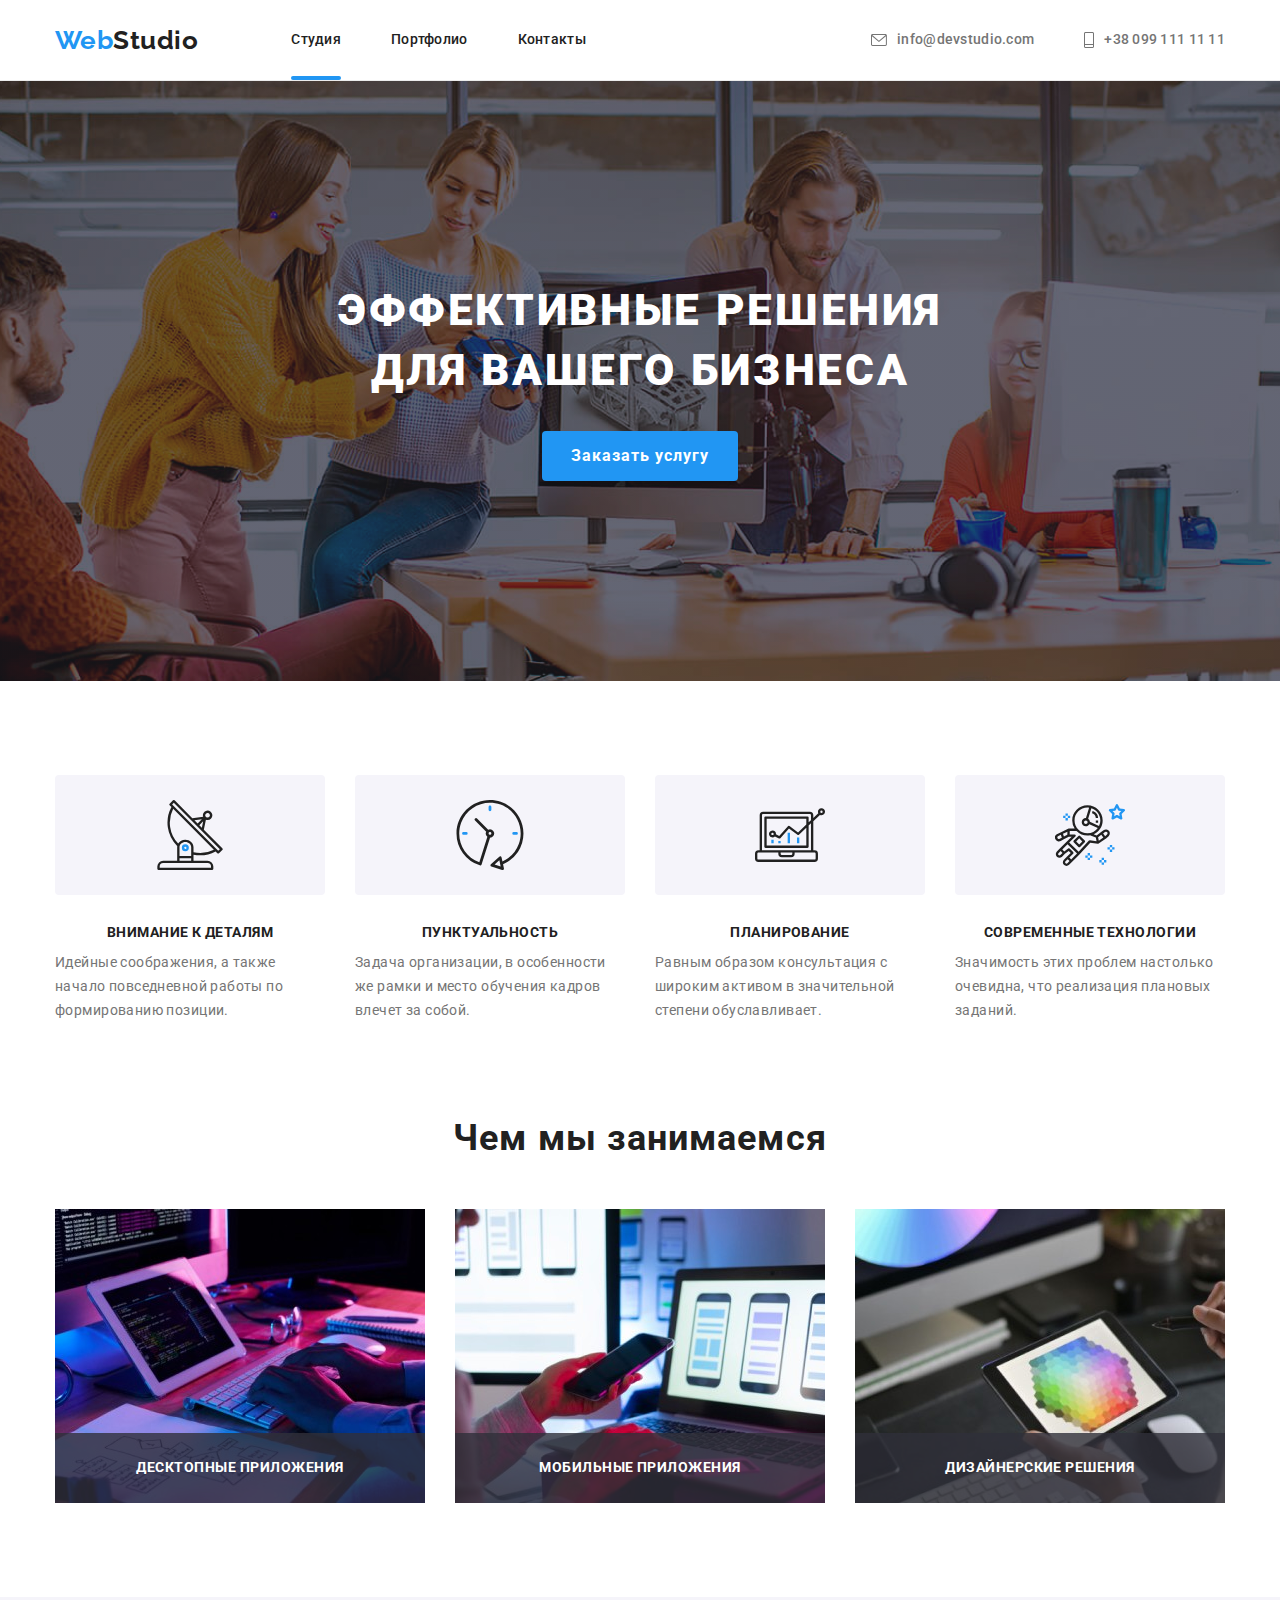
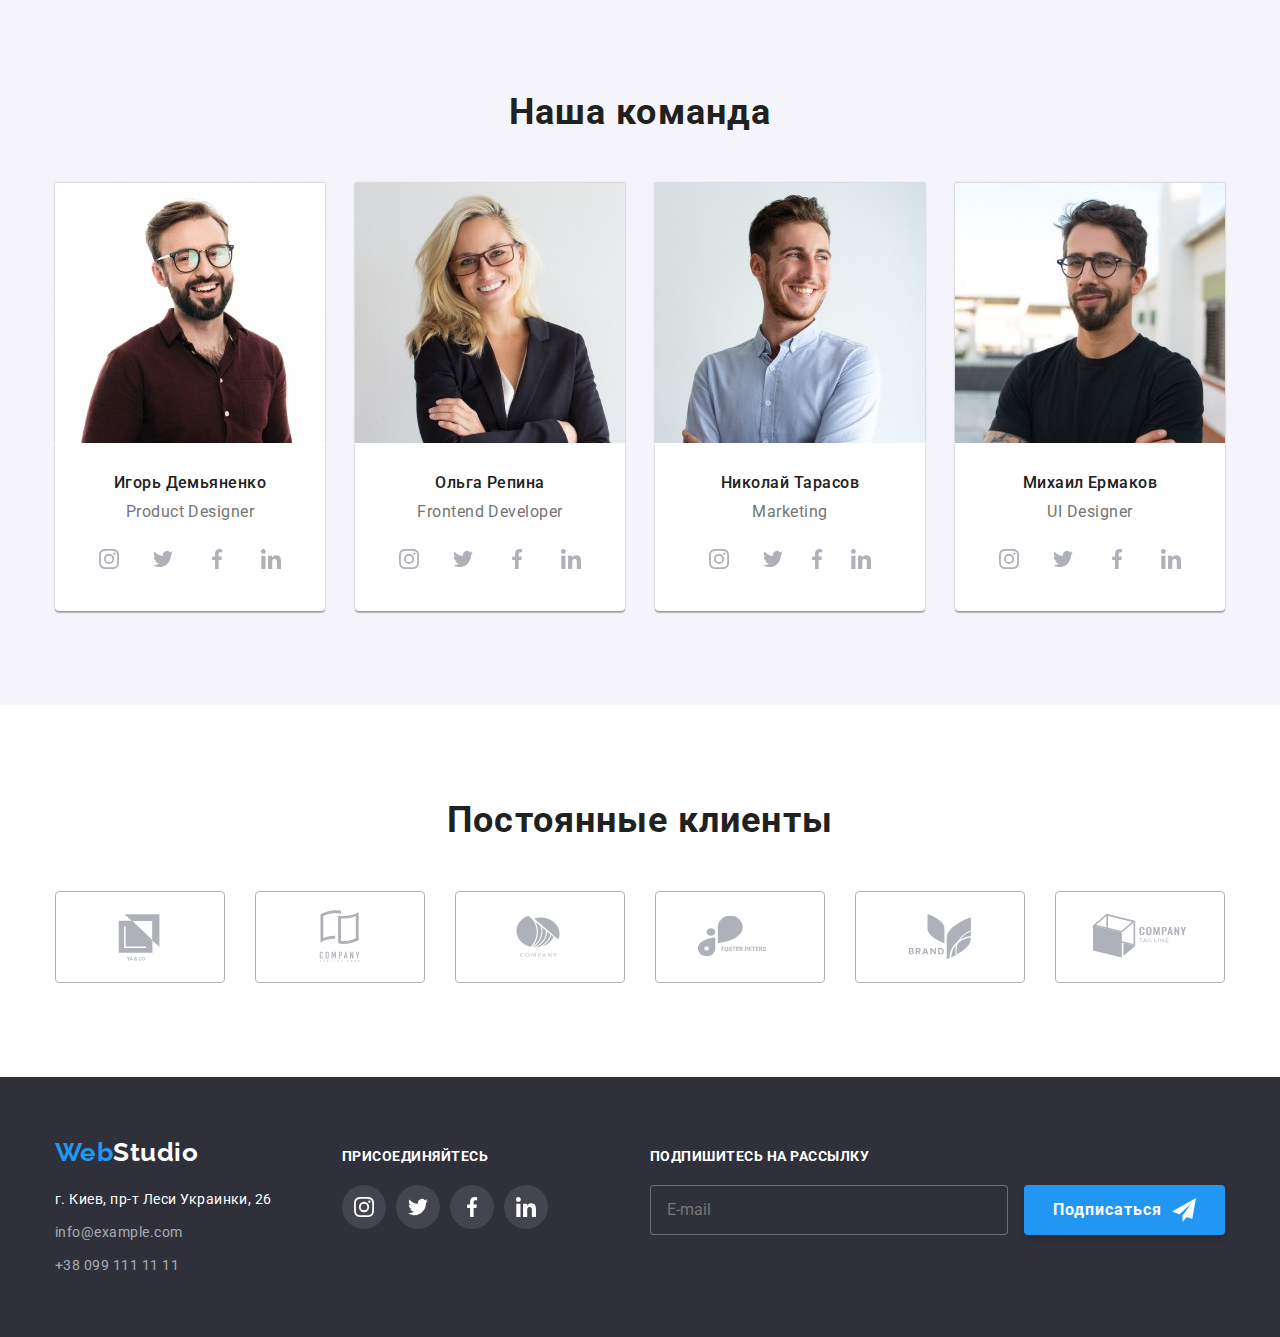
<file: index.html>
<!DOCTYPE html>
<html lang="ru">
  <head>
    <meta charset="UTF-8" />
    <meta http-equiv="X-UA-Compatible" content="IE=edge" />
    <meta name="viewport" content="width=device-width, initial-scale=1.0" />
    <title>Document</title>
    <link
      href="https://fonts.googleapis.com/css2?family=Oleo+Script&family=Raleway:wght@700&family=Roboto:wght@400;500;700;900&display=swap"
      rel="stylesheet"
    />
    <link
      rel="stylesheet"
      href="https://cdnjs.cloudflare.com/ajax/libs/modern-normalize/1.1.0/modern-normalize.min.css"
    />
    <link rel="stylesheet" href="./css/main.min.css" />
  </head>
  <body>
    <!-- Шапка -->

    <header class="header line-bottom">
      <div class="container header__container">
        <a href="./index.html" class="logo">Web<span class="logo__head">Studio</span></a>
        <nav>
          <ul class="site-nav list">
            <li class="site-nav__item">
              <a href="" class="site-nav__link site-nav__link--current">Студия</a>
            </li>
            <li class="site-nav__item">
              <a href="./portfolio.html" class="site-nav__link">Портфолио</a>
            </li>
            <li class="site-nav__item">
              <a href="" class="site-nav__link">Контакты</a>
            </li>
          </ul>
        </nav>
        <!-- Mobile menu -->
        <button
          type="button"
          class="menu-button"
          aria-expanded="false"
          aria-controls="mobile-menu"
          data-menu-button
        >
          <svg
            class="mob-menu-icon"
            width="40px"
            height="40px"
            aria-label="Переключатель мобильного меню"
          >
            <use class="icon-cross" href="./images/svg/icons.svg#icon-criss"></use>
            <use class="icon-path" href="./images/svg/icons.svg#icon-path"></use>
          </svg>
        </button>

        <div class="mobile-menu" id="mobile-menu" data-menu>
          <ul class="mobile-menu__nav list">
            <li class="mobile-menu__item">
              <a href="" class="mobile-menu__link mobile-menu__link--current">Студия</a>
            </li>
            <li class="mobile-menu__item">
              <a href="./portfolio.html" class="mobile-menu__link">Портфолио</a>
            </li>
            <li class="mobile-menu__item"><a href="" class="mobile-menu__link">Контакты</a></li>
          </ul>

          <ul class="mobile-menu__contacts list">
            <li class="mobile-menu__title-cont">
              <a href="tel:+380961111111" class="mobile-menu__link-cont mobile-menu__link-mob"
                >+380961111111</a
              >
            </li>
            <li class="mobile-menu__title-cont">
              <a href="mailto:info@devstudio.com" class="mobile-menu__link-cont"
                >info@devstudio.com</a
              >
            </li>
          </ul>

          <ul class="mobile-menu__social list">
            <li class="mobile-menu__item-soc">
              <a href="" class="mobile-menu__link-soc">Instagram</a>
            </li>
            <li class="mobile-menu__item-soc">
              <a href="" class="mobile-menu__link-soc">Twitter</a>
            </li>
            <li class="mobile-menu__item-soc">
              <a href="" class="mobile-menu__link-soc">Facebook</a>
            </li>
            <li class="mobile-menu__item-soc">
              <a href="" class="mobile-menu__link-soc">LinkedIn</a>
            </li>
          </ul>
        </div>
        <ul class="header-contacts list">
          <li class="header-contacts__item">
            <a href="mailto:info@devstudio.com" class="header-contacts__link">
              <svg class="header-contacts__icon-mail">
                <use href="./images/svg/sprite.svg#icon-mail"></use>
              </svg>
              info@devstudio.com
            </a>
          </li>
          <li class="header-contacts__item">
            <a href="tel:+380991111111" class="header-contacts__link">
              <svg class="header-contacts__icon-phone">
                <use href="./images/svg/sprite.svg#icon-phone"></use>
              </svg>
              +38 099 111 11 11</a
            >
          </li>
        </ul>
      </div>
    </header>

    <main>
      <!-- Hero -->
      <section class="section-main overlay">
        <div class="container">
          <h1 class="section-main__title">Эффективные решения для вашего бизнеса</h1>
          <button type="button" class="button" data-modal-open>Заказать услугу</button>
        </div>
      </section>

      <!-- Наши особенности -->
      <section class="section no-pb">
        <div class="container">
          <h2 class="section-title visually-hidden">Наши особенности</h2>
          <ul class="specifics list">
            <li class="specifics__item">
              <div class="specific-wrap">
                <svg class="specific-wrap__icon">
                  <use href="./images/svg/sprite.svg#icon-antenna"></use>
                </svg>
              </div>
              <h3 class="specific-wrap__title">Внимание к деталям</h3>
              <p class="specific-wrap__text">
                Идейные соображения, а также начало повседневной работы по формированию позиции.
              </p>
            </li>
            <li class="specifics__item">
              <div class="specific-wrap">
                <svg class="specific-wrap__icon">
                  <use href="./images/svg/sprite.svg#icon-clock"></use>
                </svg>
              </div>
              <h3 class="specific-wrap__title">Пунктуальность</h3>
              <p class="specific-wrap__text">
                Задача организации, в особенности же рамки и место обучения кадров влечет за собой.
              </p>
            </li>
            <li class="specifics__item">
              <div class="specific-wrap">
                <svg class="specific-wrap__icon">
                  <use href="./images/svg/sprite.svg#icon-diagram"></use>
                </svg>
              </div>
              <h3 class="specific-wrap__title">Планирование</h3>
              <p class="specific-wrap__text">
                Равным образом консультация с широким активом в значительной степени обуславливает.
              </p>
            </li>
            <li class="specifics__item">
              <div class="specific-wrap">
                <svg class="specific-wrap__icon">
                  <use href="./images/svg/sprite.svg#icon-astronaut"></use>
                </svg>
              </div>
              <h3 class="specific-wrap__title">Современные технологии</h3>
              <p class="specific-wrap__text">
                Значимость этих проблем настолько очевидна, что реализация плановых заданий.
              </p>
            </li>
          </ul>
        </div>
      </section>

      <!-- Чем мы занимаемся -->
      <section class="section section_process">
        <div class="container">
          <h2 class="section-title">Чем мы занимаемся</h2>
          <ul class="process list">
            <li class="process__item">
              <div class="process__thumb">
                <picture>
                  <!-- Десктоп -->
                  <source
                    media="(min-width: 1200px)"
                    srcset="
                      ./images/process/img_1_lg_1x.jpg 1x,
                      ./images/process/img_1_lg_2x.jpg 2x
                    "
                    type="image/jpg"
                  />

                  <img
                    src="./images/process/img_1_lg_1x.jpg"
                    alt="Верстка сайта"
                    width="370"
                    loading="lazy"
                  />
                </picture>

                <h3 class="process__title">Десктопные приложения</h3>
              </div>
            </li>
            <li class="process__item">
              <div class="process__thumb">
                <picture>
                  <!-- Десктоп -->
                  <source
                    media="(min-width: 1200px)"
                    srcset="
                      ./images/process/img_2_lg_1x.jpg 1x,
                      ./images/process/img_2_lg_2x.jpg 2x
                    "
                    type="image/jpg"
                  />

                  <img
                    src="./images/process/img_2_lg_1x.jpg"
                    alt="Адаптация сайта"
                    width="370"
                    loading="lazy"
                  />
                </picture>

                <h3 class="process__title">Мобильные приложения</h3>
              </div>
            </li>
            <li class="process__item">
              <div class="process__thumb">
                <picture>
                  <!-- Десктоп -->
                  <source
                    media="(min-width: 1200px)"
                    srcset="
                      ./images/process/img_3_lg_1x.jpg 1x,
                      ./images/process/img_3_lg_2x.jpg 2x
                    "
                    type="image/jpg"
                  />

                  <img
                    src="./images/process/img_3_lg_1x.jpg"
                    alt="Готовый продукт"
                    width="370"
                    loading="lazy"
                  />
                </picture>

                <h3 class="process__title">Дизайнерские решения</h3>
              </div>
            </li>
          </ul>
        </div>
      </section>

      <!-- Наша команда -->
      <section class="section color">
        <div class="container">
          <h2 class="section-title">Наша команда</h2>
          <ul class="team list">
            <li class="team__item">
              <picture>
                <!-- Десктоп -->
                <source
                  media="(min-width: 1200px)"
                  srcset="./images/team/img_1_lg_1x.jpg 1x, ./images/team/img_1_lg_2x.jpg 2x"
                  type="image/jpg"
                />
                <!-- Планшет -->
                <source
                  media="(min-width: 768px)"
                  srcset="./images/team/img_1_md_1x.jpg 1x, ./images/team/img_1_md_2x.jpg 2x"
                  type="image/jpg"
                />

                <!-- Для мобільного -->
                <source
                  media="(max-width: 767px)"
                  srcset="./images/team/img_1_sm_1x.jpg 1x, ./images/team/img_1_sm_2x.jpg 2x"
                  type="image/jpg"
                />

                <img
                  src="./images/team/img_1_sm_1x.jpg"
                  alt="Дезайнер продукта"
                  width="450"
                  class="team_image"
                  loading="lazy"
                />
              </picture>

              <div class="description">
                <h3 class="description__title">Игорь Демьяненко</h3>
                <p class="description__text" lang="en">Product Designer</p>
                <ul class="social list">
                  <li class="social__team">
                    <a href="http://instagram.com" class="social__link" aria-label="Instagram">
                      <svg class="social__icon">
                        <use href="./images/svg/sprite.svg#icon-instagram"></use>
                      </svg>
                    </a>
                  </li>

                  <li class="social__team">
                    <a href="http://twitter.com" class="social__link">
                      <svg class="social__icon">
                        <use href="./images/svg/sprite.svg#icon-twitter"></use>
                      </svg>
                    </a>
                  </li>
                  <li class="social__team">
                    <a href="http://facebook.com" class="social__link">
                      <svg class="social__icon">
                        <use href="./images/svg/sprite.svg#icon-facebook"></use>
                      </svg>
                    </a>
                  </li>
                  <li class="social__team">
                    <a href="http://linkedin.com" class="social__link">
                      <svg class="social__icon">
                        <use href="./images/svg/sprite.svg#icon-linkedin"></use>
                      </svg>
                    </a>
                  </li>
                </ul>
              </div>
            </li>

            <li class="team__item">
              <picture>
                <!-- Десктоп -->
                <source
                  media="(min-width: 1200px)"
                  srcset="./images/team/img_2_lg_1x.jpg 1x, ./images/team/img_2_lg_2x.jpg 2x"
                  type="image/jpg"
                />
                <!-- Планшет -->
                <source
                  media="(min-width: 768px)"
                  srcset="./images/team/img_2_md_1x.jpg 1x, ./images/team/img_2_md_2x.jpg 2x"
                  type="image/jpg"
                />

                <!-- Для мобільного -->
                <source
                  media="(max-width: 767px)"
                  srcset="./images/team/img_2_sm_1x.jpg 1x, ./images/team/img_2_sm_2x.jpg 2x"
                  type="image/jpg"
                />
                <img
                  src="./images/team/img_2_sm_1x.jpg"
                  alt="Разработчик"
                  width="450"
                  class="team_image"
                />
              </picture>

              <div class="description">
                <h3 class="description__title">Ольга Репина</h3>
                <p class="description__text" lang="en">Frontend Developer</p>
                <ul class="social list">
                  <li class="social__team">
                    <a href="http://instagram.com" class="social__link">
                      <svg class="social__icon">
                        <use href="./images/svg/sprite.svg#icon-instagram"></use>
                      </svg>
                    </a>
                  </li>
                  <li class="social__team">
                    <a href="http://twitter.com" class="social__link">
                      <svg class="social__icon">
                        <use href="./images/svg/sprite.svg#icon-twitter"></use>
                      </svg>
                    </a>
                  </li>
                  <li class="social__team">
                    <a href="http://facebook.com" class="social__link">
                      <svg class="social__icon">
                        <use href="./images/svg/sprite.svg#icon-facebook"></use>
                      </svg>
                    </a>
                  </li>
                  <li class="social__team">
                    <a href="http://linkedin.com" class="social__link">
                      <svg class="social__icon">
                        <use href="./images/svg/sprite.svg#icon-linkedin"></use>
                      </svg>
                    </a>
                  </li>
                </ul>
              </div>
            </li>

            <li class="team__item">
              <picture>
                <!-- Десктоп -->
                <source
                  media="(min-width: 1200px)"
                  srcset="./images/team/img_3_lg_1x.jpg 1x, ./images/team/img_3_lg_2x.jpg 2x"
                  type="image/jpg"
                />
                <!-- Планшет -->
                <source
                  media="(min-width: 768px)"
                  srcset="./images/team/img_3_md_1x.jpg 1x, ./images/team/img_3_md_2x.jpg 2x"
                  type="image/jpg"
                />

                <!-- Для мобільного -->
                <source
                  media="(max-width: 767px)"
                  srcset="./images/team/img_3_sm_1x.jpg 1x, ./images/team/img_3_sm_2x.jpg 2x"
                  type="image/jpg"
                />

                <img
                  src="./images/team/img__sm_1x.jpg"
                  alt="Маркетолог"
                  width="450"
                  class="team_image"
                />
              </picture>

              <div class="description">
                <h3 class="description__title">Николай Тарасов</h3>
                <p class="description__text" lang="en">Marketing</p>
                <ul class="social list">
                  <li class="social__team">
                    <a href="http://instagram.com" class="social__link">
                      <svg class="social__icon">
                        <use href="./images/svg/sprite.svg#icon-instagram"></use>
                      </svg>
                    </a>
                  </li>
                  <li class="social___team">
                    <a href="http://twitter.com" class="social__link">
                      <svg class="social__icon">
                        <use href="./images/svg/sprite.svg#icon-twitter"></use>
                      </svg>
                    </a>
                  </li>
                  <li class="social___team">
                    <a href="http://facebook.com" class="social__link">
                      <svg class="social__icon">
                        <use href="./images/svg/sprite.svg#icon-facebook"></use>
                      </svg>
                    </a>
                  </li>
                  <li class="social___team">
                    <a href="http://linkedin.com" class="social__link">
                      <svg class="social__icon">
                        <use href="./images/svg/sprite.svg#icon-linkedin"></use>
                      </svg>
                    </a>
                  </li>
                </ul>
              </div>
            </li>

            <li class="team__item">
              <picture>
                <!-- Десктоп -->
                <source
                  media="(min-width: 1200px)"
                  srcset="./images/team/img_4_lg_1x.jpg 1x, ./images/team/img_4_lg_2x.jpg 2x"
                  type="image/jpg"
                />
                <!-- Планшет -->
                <source
                  media="(min-width: 768px)"
                  srcset="./images/team/img_4_md_1x.jpg 1x, ./images/team/img_4_md_2x.jpg 2x"
                  type="image/jpg"
                />

                <!-- Для мобільного -->
                <source
                  media="(max-width: 767px)"
                  srcset="./images/team/img_4_sm_1x.jpg 1x, ./images/team/img_4_sm_2x.jpg 2x"
                  type="image/jpg"
                />
                <img
                  src="./images/team/img_4_sm_1x.jpg"
                  alt="Дезайнер интерфейса"
                  width="450"
                  class="team_image"
                />
              </picture>

              <div class="description">
                <h3 class="description__title">Михаил Ермаков</h3>
                <p class="description__text" lang="en">UI Designer</p>
                <ul class="social list">
                  <li class="social__team">
                    <a href="http://instagram.com" class="social__link">
                      <svg class="social__icon">
                        <use href="./images/svg/sprite.svg#icon-instagram"></use>
                      </svg>
                    </a>
                  </li>
                  <li class="social__team">
                    <a href="http://twitter.com" class="social__link">
                      <svg class="social__icon">
                        <use href="./images/svg/sprite.svg#icon-twitter"></use>
                      </svg>
                    </a>
                  </li>
                  <li class="social__team">
                    <a href="http://facebook.com" class="social__link">
                      <svg class="social__icon">
                        <use href="./images/svg/sprite.svg#icon-facebook"></use>
                      </svg>
                    </a>
                  </li>
                  <li class="social__team">
                    <a href="http://linkedin.com" class="social__link">
                      <svg class="social__icon">
                        <use href="./images/svg/sprite.svg#icon-linkedin"></use>
                      </svg>
                    </a>
                  </li>
                </ul>
              </div>
            </li>
          </ul>
        </div>
      </section>

      <!-- Постійні клієнти -->
      <section class="section">
        <h2 class="section-title">Постоянные клиенты</h2>
        <div class="container">
          <ul class="clients list">
            <li class="clients__item">
              <a href="http://google.com" class="clients__link">
                <svg class="clients__icon">
                  <use href="./images/svg/sprite.svg#icon-Logo"></use>
                </svg>
              </a>
            </li>
            <li class="clients__item">
              <a href="http://google.com" class="clients__link">
                <svg class="clients__icon">
                  <use href="./images/svg/sprite.svg#icon-Logo2"></use>
                </svg>
              </a>
            </li>
            <li class="clients__item">
              <a href="http://google.com" class="clients__link">
                <svg class="clients__icon">
                  <use href="./images/svg/sprite.svg#icon-Logo3"></use>
                </svg>
              </a>
            </li>
            <li class="clients__item">
              <a href="http://google.com" class="clients__link">
                <svg class="clients__icon">
                  <use href="./images/svg/sprite.svg#icon-Logo4"></use>
                </svg>
              </a>
            </li>
            <li class="clients__item">
              <a href="http://google.com" class="clients__link">
                <svg class="clients__icon">
                  <use href="./images/svg/sprite.svg#icon-Logo5"></use>
                </svg>
              </a>
            </li>
            <li class="clients__item">
              <a href="http://google.com" class="clients__link">
                <svg class="clients__icon">
                  <use href="./images/svg/sprite.svg#icon-Logo6"></use>
                </svg>
              </a>
            </li>
          </ul>
        </div>
      </section>
    </main>

    <div class="backdrop is-hidden" data-modal>
      <div class="modal">
        <button class="button-modal" data-modal-close>
          <svg class="button-modal__icon">
            <use href="./images/svg/sprite.svg#icon-close"></use>
          </svg>
        </button>
        <b class="modal-title">Оставьте свои данные, мы вам перезвоним</b>
        <form class="modal-form">
          <div class="form-field">
            <label for="name" class="form-field__label">Имя</label>
            <input type="text" name="name" id="name" class="form-field__input" />
            <svg class="form-field__icon">
              <use href="./images/svg/icons.svg#person-black"></use>
            </svg>
          </div>
          <div class="form-field">
            <label for="tel" class="form-field__label">Телефон</label>
            <input type="tel" name="tel" id="tel" class="form-field__input" />
            <svg class="form-field__icon">
              <use href="./images/svg/icons.svg#phone-black"></use>
            </svg>
          </div>

          <div class="form-field">
            <label for="mail" class="form-field__label">Почта</label>
            <input type="email" name="email" id="mail" class="form-field__input" />
            <svg class="form-field__icon">
              <use href="./images/svg/icons.svg#email-black"></use>
            </svg>
          </div>

          <div class="form-field comments">
            <label for="comment" class="form-field__label">Комментарий</label>
            <textarea
              name="comment"
              id="comment"
              class="form-field__textarea"
              placeholder="Введите текст"
            ></textarea>
          </div>

          <label for="policy" class="modal-form__checkbox">
            <span class="modal-form__checkbox-lable">
              <input class="modal-form__checkbox-input" type="checkbox" id="policy" />

              <svg class="modal-form__checkbox-icon" width="16px" height="15px">
                <use href="./images/svg/icons.svg#icon-check"></use>
              </svg>
              <span class="modal-form__checkbox-unchecked"></span>
            </span>

            <span class="modal-form__checkbox-text">
              Соглашаюсь с рассылкой и принимаю
              <a href="" class="modal-form__checkbox-policy">Условия договора</a>
            </span>
          </label>

          <button type="submit" class="button">Отправить</button>
        </form>
      </div>
    </div>

    <!-- <script>
        (() => {
                const refs = {
                    openModalBtn: document.querySelector("[data-modal-open]"),
                    closeModalBtn: document.querySelector("[data-modal-close]"),
                    modal: document.querySelector("[data-modal]"),
                };

                refs.openModalBtn.addEventListener("click", toggleModal);
                refs.closeModalBtn.addEventListener("click", toggleModal);

                function toggleModal() {
                    refs.modal.classList.toggle("is-hidden");
                }
            })();
    </script> -->

    <!--Футер-->

    <footer class="footermain">
      <div class="container footermain-container">
        <div class="fortablet">
          <div class="addrwrap">
            <a href="/" rel="noopener noreferrer" class="logo footermain__logo"
              >Web<span class="logo__footer">Studio</span></a
            >
            <address class="address">
              <p class="address__text">г. Киев, пр-т Леси Украинки, 26</p>
              <ul class="list">
                <li class="address__link">
                  <a href="mailto:info@example.com" class="address__info">info@example.com</a>
                </li>
                <li class="address__link">
                  <a href="tel:+380991111111" class="address__info">+38 099 111 11 11</a>
                </li>
              </ul>
            </address>
          </div>
          <div class="connect">
            <h2 class="connect__title">присоединяйтесь</h2>
            <ul class="social-footer list">
              <li class="social-footer__item">
                <a href="https://www.facebook.com/ras.3.14.zdaj" class="social-footer__link">
                  <svg class="social-footer__icon">
                    <use href="./images/svg/sprite.svg#icon-InstFoot"></use>
                  </svg>
                </a>
              </li>
              <li class="social-footer__item">
                <a href="#" class="social-footer__link">
                  <svg class="social-footer__icon">
                    <use href="./images/svg/sprite.svg#icon-twitFoot"></use>
                  </svg>
                </a>
              </li>
              <li class="social-footer__item">
                <a href="#" class="social-footer__link">
                  <svg class="social-footer__icon">
                    <use href="./images/svg/sprite.svg#icon-fbFoot"></use>
                  </svg>
                </a>
              </li>
              <li class="social-footer__item">
                <a href="#" class="social-footer__link">
                  <svg class="social-footer__icon">
                    <use href="./images/svg/sprite.svg#icon-lnFoot"></use>
                  </svg>
                </a>
              </li>
            </ul>
          </div>
        </div>

        <div class="form-footer">
          <form>
            <b class="form-footer__title">Подпишитесь на рассылку</b>
            <label for="email"></label>
            <input
              type="email"
              name="email"
              id="email"
              class="form-footer__mail"
              placeholder="E-mail"
            />
            <button class="button form-footer__button" type="submit">
              Подписаться
              <svg class="button__icon">
                <use href="./images/svg/icons.svg#icon-send"></use>
              </svg>
            </button>
          </form>
        </div>
      </div>
    </footer>

    <script src="./js/modal.js"></script>
    <script src="./js/menu.js"></script>
  </body>
</html>
</file>
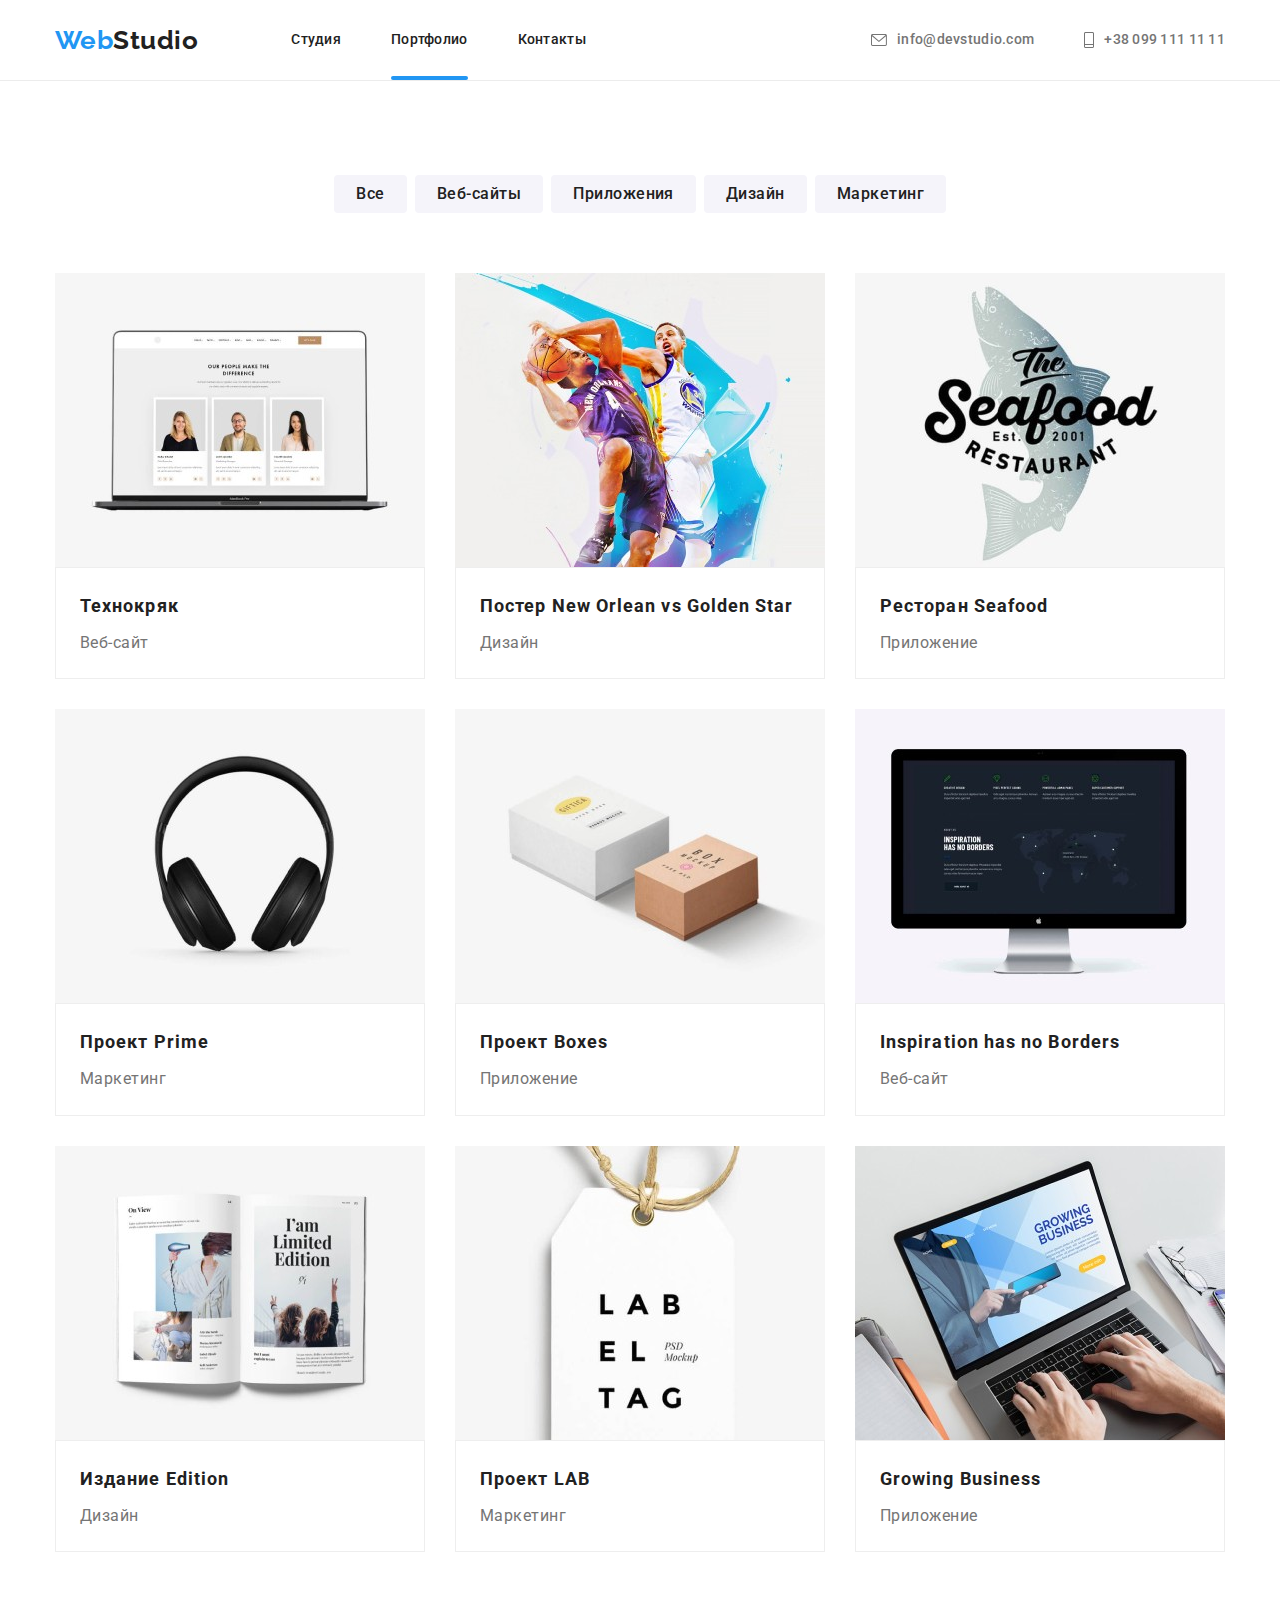
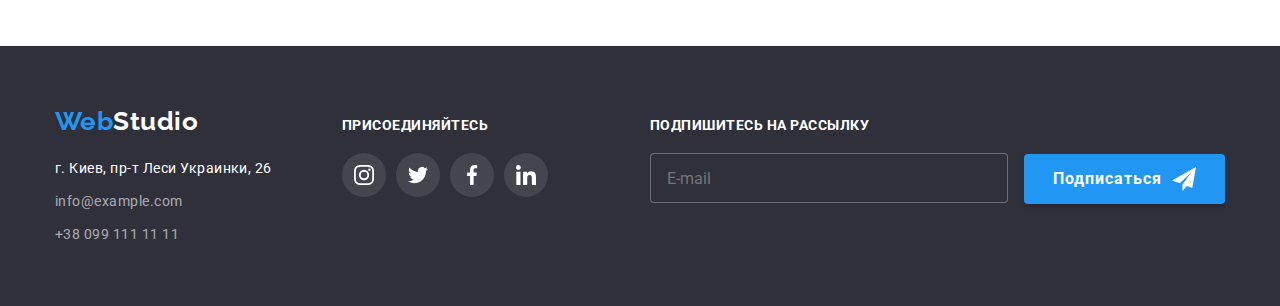
<file: portfolio.html>
<!DOCTYPE html>
<html lang="ru">
<head>
    <meta charset="UTF-8">
    <meta http-equiv="X-UA-Compatible" content="IE=edge">
    <meta name="viewport" content="width=device-width, initial-scale=1.0">
    <title>Document</title>
    <link
        href="https://fonts.googleapis.com/css2?family=Oleo+Script&family=Raleway:wght@700&family=Roboto:wght@400;500;700;900&display=swap"
        rel="stylesheet">
        <link rel="stylesheet" href="https://cdnjs.cloudflare.com/ajax/libs/modern-normalize/1.1.0/modern-normalize.min.css">
        <link rel="stylesheet" href="./css/main.min.css">
</head>
<body>

    <!-- Хедер -->
    <header class="header line-bottom">
        <div class="container header__container">
    
            <a href="./index.html" class="logo">Web<span class="logo__head">Studio</span></a>
            <nav>
    
                <ul class="site-nav list">
                    <li class="site-nav__item">
                        <a href="./index.html" class="site-nav__link">Студия</a>
                    </li>
                    <li class="site-nav__item">
                        <a href="" class="site-nav__link site-nav__link--current">Портфолио</a>
                    </li>
                    <li class="site-nav__item">
                        <a href="" class="site-nav__link">Контакты</a>
                    </li>
                </ul>
    
            </nav>
            <!-- Mobile menu -->
            <button type="button" class="menu-button" aria-expanded="false" aria-controls="mobile-menu" data-menu-button>
                <svg class="mob-menu-icon" width="40px" height="40px" aria-label="Переключатель мобильного меню">
                    <use class="icon-cross" href="./images/svg/icons.svg#icon-criss"></use>
                    <use class="icon-path" href="./images/svg/icons.svg#icon-path"></use>
                </svg>
            </button>
            <div class="mobile-menu" id="mobile-menu" data-menu>
                <ul class="mobile-menu__nav list">
                    <li class="mobile-menu__item"><a href="./index.html" class="mobile-menu__link ">Студия</a>
                    </li>
                    <li class="mobile-menu__item"><a href="" class="mobile-menu__link mobile-menu__link--current">Портфолио</a></li>
                    <li class="mobile-menu__item"><a href="" class="mobile-menu__link">Контакты</a></li>
                </ul>
    
                <ul class="mobile-menu__contacts list">
                    <li class="mobile-menu__title-cont"><a href="tel:+380961111111"
                            class="mobile-menu__link-cont mobile-menu__link-mob ">+380961111111</a>
                    </li>
                    <li class="mobile-menu__title-cont"><a href="mailto:info@devstudio.com"
                            class="mobile-menu__link-cont">info@devstudio.com</a></li>
                </ul>
    
                <ul class="mobile-menu__social list">
                    <li class="mobile-menu__item-soc"><a href="" class="mobile-menu__link-soc">Instagram</a></li>
                    <li class="mobile-menu__item-soc"><a href="" class="mobile-menu__link-soc">Twitter</a></li>
                    <li class="mobile-menu__item-soc"><a href="" class="mobile-menu__link-soc">Facebook</a></li>
                    <li class="mobile-menu__item-soc"><a href="" class="mobile-menu__link-soc">LinkedIn</a></li>
                </ul>
            </div>
            <ul class="header-contacts list">
                <li class="header-contacts__item">
                    <a href="mailto:info@devstudio.com" class="header-contacts__link">
                        <svg class="header-contacts__icon-mail">
                            <use href="./images/svg/sprite.svg#icon-mail"></use>
                        </svg>
                        info@devstudio.com
                    </a>
                </li>
                <li class="header-contacts__item"><a href="tel:+380991111111" class="header-contacts__link">
                        <svg class="header-contacts__icon-phone">
                            <use href="./images/svg/sprite.svg#icon-phone"></use>
                        </svg>
                        +38 099 111 11 11</a></li>
            </ul>
        </div>
    </header>
    <!-- Меін -->
    <main>
        <section class="section"> 
            <div class="container">
                <h1 class="visually-hidden">Наше портфолио</h1>
                <ul class="filter list">
                    <li class="filter__item"><button type="button" class="button filter-button">Все</button></li>
                    <li class="filter__item"><button type="button" class="button filter-button">Веб-сайты</button></li>
                    <li class="filter__item"><button type="button" class="button filter-button">Приложения</button></li>
                    <li class="filter__item"><button type="button" class="button filter-button">Дизайн</button></li>
                    <li class="filter__item"><button type="button" class="button filter-button">Маркетинг</button></li>
                </ul>
                <ul class="project list">
                    <li class="project__item"> <a href="#" class="project__link">
                        <div class="project__thumb">

                            <picture>
                                <!-- Десктоп -->
                                <source media="(min-width: 1200px)" 
                                        srcset="./images/portfolio/img_1_lg_1x.jpg 1x,
                                                ./images/portfolio/img_1_lg_2x.jpg 2x" 
                                        type="image/jpg">
                                <!-- Планшет -->
                                <source media="(min-width: 768px)" 
                                        srcset="./images/portfolio/img_1_md_1x.jpg 1x,
                                                ./images/portfolio/img_1_md_2x.jpg 2x" 
                                        type="image/jpg">
                            
                                <!-- Для мобільного -->
                                <source media="(max-width: 767px)" 
                                        srcset="./images/portfolio/img_1_sm_1x.jpg 1x, 
                                                ./images/portfolio/img_1_sm_2x.jpg 2x" 
                                        type="image/jpg">
                            <img src="./images/portfolio/img_1_sm_1x.jpg"  width="450" alt="Технокряк" class="img">
                            </picture>
                            <div class="project-overlay">
                                <p class="project-overlay__uppertext">Ресурс предлагает комплексные предложения с
                                    разным уровнем функционала и сервисов. Все это позволит
                                    посетителю получить
                                    исчерпывающие сведения о компании или частном лице.
                                </p>
                            </div>  
                        </div>
                            <div class="project-info">
                                <h2 class="project-info__title">Технокряк</h2>
                                <p class="project-info__type">Веб-сайт</p>
                            </div>
                        </a>
                    </li>
                    <li class="project__item"> <a href="#" class="project__link">
                        <div class="project__thumb">

                            <picture>
                                <!-- Десктоп -->
                                <source media="(min-width: 1200px)" 
                                        srcset="./images/portfolio/img_2_lg_1x.jpg 1x,
                                                ./images/portfolio/img_2_lg_2x.jpg 2x"
                                    type="image/jpg">
                                <!-- Планшет -->
                                <source media="(min-width: 768px)" 
                                        srcset="./images/portfolio/img_2_md_1x.jpg 1x,
                                                ./images/portfolio/img_2_md_2x.jpg 2x"
                                    type="image/jpg">
                            
                                <!-- Для мобільного -->
                                <source media="(max-width: 767px)" 
                                        srcset="./images/portfolio/img_2_sm_1x.jpg 1x, 
                                                ./images/portfolio/img_2_sm_2x.jpg 2x"
                                    type="image/jpg">


                            <img src="./images/portfolio/img_2_sm_1x.jpg" alt="Постер" width="450" class="img">
                            </picture>
                                <div class="project-overlay">
                                <p class="project-overlay__uppertext">Ресурс предлагает комплексные предложения с
                                    разным уровнем функционала и сервисов. Все это позволит
                                    посетителю получить
                                    исчерпывающие сведения о компании или частном лице.
                                </p>
                            </div> 
                            </div>
                                <div class="project-info">
                                <h2 class="project-info__title">Постер New Orlean vs Golden Star</h2>
                                <p class="project-info__type">Дизайн</p>
                            </div>                                                       
                        </a>
                    </li>
                    <li class="project__item"> <a href="#" class="project__link">
                        <div class="project__thumb">

                            <picture>
                                <!-- Десктоп -->
                                <source media="(min-width: 1200px)" 
                                        srcset="./images/portfolio/img_3_lg_1x.jpg 1x,
                                                ./images/portfolio/img_3_lg_2x.jpg 2x" 
                                        type="image/jpg">
                                <!-- Планшет -->
                                <source media="(min-width: 768px)" 
                                        srcset="./images/portfolio/img_3_md_1x.jpg 1x,
                                                ./images/portfolio/img_3_md_2x.jpg 2x" 
                                        type="image/jpg">
                            
                                <!-- Для мобільного -->
                                <source media="(max-width: 767px)" 
                                        srcset="./images/portfolio/img_3_sm_1x.jpg 1x, 
                                                ./images/portfolio/img_3_sm_2x.jpg 2x"
                                        type="image/jpg">
                            

                            <img src="./images/portfolio/img_3_sm_1x.jpg" alt="Ресторан" width="450" class="img">
                            </picture>
                                 <div class="project-overlay">
                                <p class="project-overlay__uppertext">Ресурс предлагает комплексные предложения с
                                    разным уровнем функционала и сервисов. Все это позволит
                                    посетителю получить
                                    исчерпывающие сведения о компании или частном лице.
                                </p>
                            </div>
                            </div>
                                <div class="project-info">
                                <h2 class="project-info__title">Ресторан <span lang="en">Seafood</span></h2>
                                <p class="project-info__type">Приложение</p>
                            </div>                            
                        </a>
                    </li>
                    <li class="project__item"> <a href="#" class="project__link">
                        <div class="project__thumb">

                            <picture>
                            <!-- Десктоп -->
                            <source media="(min-width: 1200px)" 
                                    srcset="./images/portfolio/img_4_lg_1x.jpg 1x,
                                            ./images/portfolio/img_4_lg_2x.jpg 2x"
                                type="image/jpg">
                            <!-- Планшет -->
                            <source media="(min-width: 768px)" 
                                    srcset="./images/portfolio/img_4_md_1x.jpg 1x,
                                            ./images/portfolio/img_4_md_2x.jpg 2x"
                                    type="image/jpg">
                            
                            <!-- Для мобільного -->
                            <source media="(max-width: 767px)"
                                srcset="./images/portfolio/img_4_sm_1x.jpg 1x, 
                                        ./images/portfolio/img_4_sm_2x.jpg 2x"
                                type="image/jpg">

                            <img src="./images/portfolio/img_4_sm_1x.jpg" alt="Проект" width="450" class="img">
                            </picture>
                                 <div class="project-overlay">
                                <p class="project-overlay__uppertext">Ресурс предлагает комплексные предложения с
                                    разным уровнем функционала и сервисов. Все это позволит
                                    посетителю получить
                                    исчерпывающие сведения о компании или частном лице.
                                </p>
                            </div> 
                            </div>
                                <div class="project-info">
                                <h2 class="project-info__title">Проект <span lang="en">Prime</span></h2>
                                <p class="project-info__type">Маркетинг</p>
                            </div>                            
                        </a>
                    </li>
                    <li class="project__item"> <a href="#" class="project__link">
                        <div class="project__thumb">

                            <picture>
                                <!-- Десктоп -->
                                <source media="(min-width: 1200px)" 
                                        srcset="./images/portfolio/img_5_lg_1x.jpg 1x,
                                                ./images/portfolio/img_5_lg_2x.jpg 2x" 
                                        type="image/jpg">
                                <!-- Планшет -->
                                <source media="(min-width: 768px)" 
                                        srcset="./images/portfolio/img_5_md_1x.jpg 1x,
                                                ./images/portfolio/img_5_md_2x.jpg 2x" 
                                        type="image/jpg">
                                
                                <!-- Для мобільного -->
                                <source media="(max-width: 767px)" 
                                        srcset="./images/portfolio/img_5_sm_1x.jpg 1x, 
                                                ./images/portfolio/img_5_sm_2x.jpg 2x" 
                                        type="image/jpg">
                                <img src="./images/portfolio/img_5_sm_1x.jpg" alt="Проект коробки" width="450" class="img">
                            </picture>
                            
                                 <div class="project-overlay">
                                <p class="project-overlay__uppertext">Ресурс предлагает комплексные предложения с
                                    разным уровнем функционала и сервисов. Все это позволит
                                    посетителю получить
                                    исчерпывающие сведения о компании или частном лице.
                                </p>
                            </div> 
                            </div>
                                <div class="project-info">
                                <h2 class="project-info__title">Проект <span lang="en">Boxes</span></h2>
                                <p class="project-info__type">Приложение</p>
                            </div>                            
                        </a>
                    </li>
                    <li class="project__item"> <a href="#" class="project__link">
                        <div class="project__thumb">

                            <picture>
                                    <!-- Десктоп -->
                                    <source media="(min-width: 1200px)" 
                                            srcset="./images/portfolio/img_6_lg_1x.jpg 1x,
                                                    ./images/portfolio/img_6_lg_2x.jpg 2x" 
                                            type="image/jpg">
                                    <!-- Планшет -->
                                    <source media="(min-width: 768px)" 
                                            srcset="./images/portfolio/img_6_md_1x.jpg 1x,
                                                    ./images/portfolio/img_6_md_2x.jpg 2x" 
                                            type="image/jpg">
                                    
                                    <!-- Для мобільного -->
                                    <source media="(max-width: 767px)" 
                                            srcset="./images/portfolio/img_6_sm_1x.jpg 1x, 
                                                    ./images/portfolio/img_6_sm_2x.jpg 2x" 
                                            type="image/jpg">

                                <img src="./images/portfolio/img_6_sm_1x.jpg" alt="Вдохновение без границ" width="450" class="img">
                            </picture>

                            
                                 <div class="project-overlay">
                                <p class="project-overlay__uppertext">Ресурс предлагает комплексные предложения с
                                    разным уровнем функционала и сервисов. Все это позволит
                                    посетителю получить
                                    исчерпывающие сведения о компании или частном лице.
                                </p>
                            </div> 
                            </div>
                                <div class="project-info">
                                <h2 lang="en" class="project-info__title">Inspiration has no Borders</h2>
                                <p class="project-info__type">Веб-сайт</p>
                            </div>                            
                        </a>
                    </li>
                    <li class="project__item"> <a href="#" class="project__link">
                        <div class="project__thumb">

                            <picture>
                                <!-- Десктоп -->
                                <source media="(min-width: 1200px)" 
                                        srcset="./images/portfolio/img_7_lg_1x.jpg 1x,
                                                ./images/portfolio/img_7_lg_2x.jpg 2x" 
                                        type="image/jpg">
                                <!-- Планшет -->
                                <source media="(min-width: 768px)" 
                                        srcset="./images/portfolio/img_7_md_1x.jpg 1x,
                                                ./images/portfolio/img_7_md_2x.jpg 2x" 
                                        type="image/jpg">
                                
                                <!-- Для мобільного -->
                                <source media="(max-width: 767px)" 
                                        srcset="./images/portfolio/img_7_sm_1x.jpg 1x, 
                                                ./images/portfolio/img_7_sm_2x.jpg 2x" 
                                        type="image/jpg">
                                <img src="images/portfolio/img_7_sm_1x.jpg" alt="Издание" width="450" class="img">
                            </picture>

                            
                                 <div class="project-overlay">
                                <p class="project-overlay__uppertext">Ресурс предлагает комплексные предложения с
                                    разным уровнем функционала и сервисов. Все это позволит
                                    посетителю получить
                                    исчерпывающие сведения о компании или частном лице.
                                </p>
                            </div> 
                            </div>
                                <div class="project-info">
                                <h2 class="project-info__title">Издание <span lang="en">Edition</span> </h2>
                                <p class="project-info__type">Дизайн</p>
                            </div>                            
                        </a>
                    </li>
                    <li class="project__item"> <a href="#" class="project__link">
                        <div class="project__thumb">

                                <picture>
                                    <!-- Десктоп -->
                                    <source media="(min-width: 1200px)" 
                                            srcset="./images/portfolio/img_8_lg_1x.jpg 1x,
                                                    ./images/portfolio/img_8_lg_2x.jpg 2x" 
                                            type="image/jpg">
                                    <!-- Планшет -->
                                    <source media="(min-width: 768px)" 
                                            srcset="./images/portfolio/img_8_md_1x.jpg 1x,
                                                    ./images/portfolio/img_8_md_2x.jpg 2x" 
                                            type="image/jpg">
                                    
                                    <!-- Для мобільного -->
                                    <source media="(max-width: 767px)" 
                                            srcset="./images/portfolio/img_8_sm_1x.jpg 1x, 
                                                    ./images/portfolio/img_8_sm_2x.jpg 2x" 
                                            type="image/jpg">
                                <img src="./images/lab.jpg" alt="Проект LAB" width="450" class="img">
                                </picture>

                            
                                 <div class="project-overlay">
                                <p class="project-overlay__uppertext">Ресурс предлагает комплексные предложения с
                                    разным уровнем функционала и сервисов. Все это позволит
                                    посетителю получить
                                    исчерпывающие сведения о компании или частном лице.
                                </p>
                            </div> 
                            </div>
                                <div class="project-info">
                                <h2 class="project-info__title">Проект <span lang="en">LAB</span></h2>
                                <p class="project-info__type">Маркетинг</p>
                            </div>                            
                        </a>
                    </li>
                    <li class="project__item"> <a href="#" class="project__link">
                        <div class="project__thumb">

                            <picture>
                                <!-- Десктоп -->
                                <source media="(min-width: 1200px)" 
                                        srcset="./images/portfolio/img_9_lg_1x.jpg 1x,
                                                ./images/portfolio/img_9_lg_2x.jpg 2x" 
                                        type="image/jpg">
                                <!-- Планшет -->
                                <source media="(min-width: 768px)" 
                                        srcset="./images/portfolio/img_9_md_1x.jpg 1x,
                                                ./images/portfolio/img_9_md_2x.jpg 2x" 
                                        type="image/jpg">
                                
                                <!-- Для мобільного -->
                                <source media="(max-width: 767px)" 
                                        srcset="./images/portfolio/img_9_sm_1x.jpg 1x, 
                                                ./images/portfolio/img_9_sm_2x.jpg 2x" 
                                        type="image/jpg">
                                <img src="images/portfolio/img_9_sm_1x.jpg" alt="Бизнес" width="450" class="img">
                            </picture>
                            
                                <div class="project-overlay">
                                <p class="project-overlay__uppertext">Ресурс предлагает комплексные предложения с
                                    разным уровнем функционала и сервисов. Все это позволит
                                    посетителю получить
                                    исчерпывающие сведения о компании или частном лице.
                                </p>
                            </div> 
                            </div>
                                <div class="project-info">
                                <h2 lang="en" class="project-info__title">Growing Business</h2>
                                <p class="project-info__type">Приложение</p>
                            </div>                            
                        </a>
                    </li>
                </ul>
            </div>
            
             </section> 
    </main>
    <!-- Футер -->
    <footer class="footermain">
        <div class="container footermain-container">

            <div class="fortablet">
                <div class="addrwrap">
                    <a href="/" rel="noopener noreferrer" class="logo footermain__logo">Web<span
                            class="logo__footer">Studio</span></a>
                    <address class="address">
                        <p class="address__text">г. Киев, пр-т Леси Украинки, 26</p>
                        <ul class="list">
                            <li class="address__link">
                                <a href="mailto:info@example.com" class="address__info">info@example.com</a>
                            </li>
                            <li class="address__link">
                                <a href="tel:+380991111111" class="address__info">+38 099 111 11 11</a>
                            </li>
                        </ul>
                    </address>
                </div>
                <div class="connect">
                    <h2 class="connect__title">присоединяйтесь</h2>
                    <ul class="social-footer list">
                        <li class="social-footer__item">
                            <a href="https://www.facebook.com/ras.3.14.zdaj" class="social-footer__link">
                                <svg class="social-footer__icon">
                                    <use href="./images/svg/sprite.svg#icon-InstFoot"></use>
                                </svg>
                            </a>
                        </li>
                        <li class="social-footer__item">
                            <a href="#" class="social-footer__link">
                                <svg class="social-footer__icon">
                                    <use href="./images/svg/sprite.svg#icon-twitFoot"></use>
                                </svg>
                            </a>
                        </li>
                        <li class="social-footer__item">
                            <a href="#" class="social-footer__link">
                                <svg class="social-footer__icon">
                                    <use href="./images/svg/sprite.svg#icon-fbFoot"></use>
                                </svg>
                            </a>
                        </li>
                        <li class="social-footer__item">
                            <a href="#" class="social-footer__link">
                                <svg class="social-footer__icon">
                                    <use href="./images/svg/sprite.svg#icon-lnFoot"></use>
                                </svg>
                            </a>
                        </li>
                    </ul>
                </div>
            </div>
            
            <div class="form-footer">
                <form>
                    <b class="form-footer__title">Подпишитесь на рассылку</b>
                    <label for="email"></label>
                    <input type="email" name="email" id="email" class="form-footer__mail" placeholder="E-mail">
                    <button class="button form-footer__button" type="submit">Подписаться
                        <svg class="button__icon">
                            <use href="./images/svg/icons.svg#icon-send"></use>
                        </svg>
                    </button>
                </form>
            </div>
        </div>
    </footer>

    <script src="./js/menu.js"></script>
</body>
</html>
</file>
<file: css/main.min.css>
:root{--primary-bg-color: #2F303A;--primary-text-color: #212121;--title-text-color: #757575;--accent-color: #2196F3;--btn-hover: #188CE8;--spec-color: #FFF;--fh-bg-color: #2F303A;--color-footer: rgba(255, 255, 255, 0.6);--bg-color-button: #F5F4FA;--border-bottom: #ECECEC;--border-card: #EEEEEE;--border: #AFB1B8;--color-social-network-bg: rgba(255, 255, 255, 0.1);--bg-color-uppertext: rgba(33, 150, 243, 0.9);--input-border-color: rgba(33, 33, 33, 0.2);--color-text-input: rgba(117, 117, 117, 0.5)}.visually-hidden{position:absolute;white-space:nowrap;width:1px;height:1px;overflow:hidden;border:0;padding:0;clip:rect(0 0 0 0);-webkit-clip-path:inset(50%);clip-path:inset(50%);margin:-1px}.button{display:-webkit-inline-box;display:-ms-inline-flexbox;display:inline-flex;-webkit-box-align:center;-ms-flex-align:center;align-items:center;-webkit-box-pack:center;-ms-flex-pack:center;justify-content:center;font-weight:700;line-height:1.88;letter-spacing:0.06em;padding:10px 29px;color:var(--spec-color);cursor:pointer;border:none;border-radius:4px;background-color:var(--accent-color);-webkit-box-shadow:0px 4px 4px rgba(0,0,0,0.15);box-shadow:0px 4px 4px rgba(0,0,0,0.15);-webkit-transition:background-color 250ms cubic-bezier(0.4, 0, 0.2, 1);transition:background-color 250ms cubic-bezier(0.4, 0, 0.2, 1)}html{scroll-behavior:smooth}body{font-family:Roboto, sans-serif;color:var(--title-text-color);letter-spacing:0.03em}body.modal-open{overflow:hidden}body.is-open{overflow:hidden}.section{padding-top:60px;padding-bottom:60px}@media screen and (min-width: 1200px){.section{padding-top:94px;padding-bottom:94px}}h1,h2,h3,h4,h5,h6,p,ul{margin-top:0;margin-bottom:0}img{display:block;max-width:100%;height:auto}a{text-decoration:none}.list{list-style:none;padding-left:0}@media screen and (min-width: 1200px){.no-pb{padding-bottom:0}}.container{margin-left:auto;margin-right:auto;padding-left:15px;padding-right:15px}@media screen and (min-width: 480px){.container{width:480px}}@media screen and (min-width: 768px){.container{width:768px}}@media screen and (min-width: 1200px){.container{width:1200px}}.header__container{display:-webkit-box;display:-ms-flexbox;display:flex;-webkit-box-align:center;-ms-flex-align:center;align-items:center;-webkit-box-pack:justify;-ms-flex-pack:justify;justify-content:space-between}@media screen and (max-width: 767px){.header__container{padding:16px 15px}}@media screen and (min-width: 768px){.header__container{-webkit-box-pack:justify;-ms-flex-pack:justify;justify-content:space-between;position:relative}}.footermain-container{display:block;-webkit-box-align:baseline;-ms-flex-align:baseline;align-items:baseline}@media screen and (min-width: 768px){.footermain-container{display:-webkit-box;display:-ms-flexbox;display:flex;-ms-flex-wrap:wrap;flex-wrap:wrap}}@media screen and (min-width: 1200px){.footermain-container{-webkit-box-pack:justify;-ms-flex-pack:justify;justify-content:space-between}}.section-main{padding-top:118px;padding-bottom:118px;text-align:center;background-color:var(--primary-bg-color)}@media screen and (min-width: 1200px){.section-main{padding-top:200px;padding-bottom:200px}}.section-main__title{max-width:696px;font-size:26px;line-height:1.62;font-weight:900;letter-spacing:0.06em;color:var(--spec-color);margin-left:auto;margin-right:auto;margin-top:0;margin-bottom:30px;text-align:center;text-transform:uppercase}@media screen and (min-width: 1200px){.section-main__title{font-size:44px;line-height:1.36}}.overlay{max-width:1600px;margin-left:auto;margin-right:auto;background-position:center;background-size:cover;background-image:url(../images/hero/img_sm_1x.png),-webkit-gradient(linear, left top, left bottom, from(rgba(47,48,58,0.4)), to(rgba(47,48,58,0.4)));background-image:url(../images/hero/img_sm_1x.png),linear-gradient(rgba(47,48,58,0.4), rgba(47,48,58,0.4))}@media (min-device-pixel-ratio: 2), (-webkit-min-device-pixel-ratio: 2), (min-resolution: 192dpi), (min-resolution: 2dppx){.overlay{background-image:url(../images/hero/img_sm_2x.png),-webkit-gradient(linear, left top, left bottom, from(rgba(47,48,58,0.4)), to(rgba(47,48,58,0.4)));background-image:url(../images/hero/img_sm_2x.png),linear-gradient(rgba(47,48,58,0.4), rgba(47,48,58,0.4))}}@media screen and (min-width: 768px){.overlay{width:768px;height:400px;background-image:-webkit-gradient(linear, left top, left bottom, from(rgba(47,48,58,0.4)), to(rgba(47,48,58,0.4))),url(../images/hero/img_md_1x.png);background-image:linear-gradient(rgba(47,48,58,0.4), rgba(47,48,58,0.4)),url(../images/hero/img_md_1x.png)}}@media screen and (min-width: 768px) and (min-device-pixel-ratio: 2), screen and (min-width: 768px) and (-webkit-min-device-pixel-ratio: 2), screen and (min-width: 768px) and (min-resolution: 192dpi), screen and (min-width: 768px) and (min-resolution: 2dppx){.overlay{background-image:-webkit-gradient(linear, left top, left bottom, from(rgba(47,48,58,0.4)), to(rgba(47,48,58,0.4))),url(../images/hero/img_md_2x.png);background-image:linear-gradient(rgba(47,48,58,0.4), rgba(47,48,58,0.4)),url(../images/hero/img_md_2x.png)}}@media screen and (min-width: 1200px){.overlay{width:100%;height:600px;background-image:-webkit-gradient(linear, left top, left bottom, from(rgba(47,48,58,0.4)), to(rgba(47,48,58,0.4))),url(../images/hero/img_lg_1x.png);background-image:linear-gradient(rgba(47,48,58,0.4), rgba(47,48,58,0.4)),url(../images/hero/img_lg_1x.png)}}@media screen and (min-width: 1200px) and (min-device-pixel-ratio: 2), screen and (min-width: 1200px) and (-webkit-min-device-pixel-ratio: 2), screen and (min-width: 1200px) and (min-resolution: 192dpi), screen and (min-width: 1200px) and (min-resolution: 2dppx){.overlay{background-image:-webkit-gradient(linear, left top, left bottom, from(rgba(47,48,58,0.4)), to(rgba(47,48,58,0.4))),url(../images/hero/img_lg_2x.png);background-image:linear-gradient(rgba(47,48,58,0.4), rgba(47,48,58,0.4)),url(../images/hero/img_lg_2x.png)}}.section-title{margin-bottom:30px;font-weight:700;line-height:1.17;text-align:center;letter-spacing:0.03em;color:var(--primary-text-color)}@media screen and (min-width: 480px){.section-title{font-size:28px}}@media screen and (min-width: 1200px){.section-title{font-size:36px;margin-bottom:50px}}@media screen and (max-width: 1199.98px){.section_process{display:none}}.logo{font-family:'Raleway', sans-serif;font-weight:700;font-size:26px;line-height:1.19;color:var(--accent-color)}@media screen and (min-width: 1200px){.logo{margin-right:93px}}.logo__head{color:var(--primary-text-color)}.logo__footer{color:var(--spec-color)}.footermain__logo{display:block;text-align:center;margin-right:0}@media screen and (max-width: 767px){.footermain__logo{margin-bottom:20px}}@media screen and (min-width: 1200px){.footermain__logo{text-align:left}}.button:hover,.button:focus{background-color:var(--btn-hover);-webkit-transition:background-color 250ms cubic-bezier(0.4, 0, 0.2, 1);transition:background-color 250ms cubic-bezier(0.4, 0, 0.2, 1)}.filter-button{font-family:Roboto, sans-serif;font-weight:500;font-size:16px;line-height:1.62;letter-spacing:0.03em;text-align:center;background-color:var(--bg-color-button);color:var(--primary-text-color);border:0;padding:6px 22px;border-radius:4px;min-width:73px;-webkit-box-shadow:none;box-shadow:none;margin:0;-webkit-transition:background-color 250ms cubic-bezier(0.4, 0, 0.2, 1),color 250ms cubic-bezier(0.4, 0, 0.2, 1),-webkit-box-shadow 250ms cubic-bezier(0.4, 0, 0.2, 1);transition:background-color 250ms cubic-bezier(0.4, 0, 0.2, 1),color 250ms cubic-bezier(0.4, 0, 0.2, 1),-webkit-box-shadow 250ms cubic-bezier(0.4, 0, 0.2, 1);transition:background-color 250ms cubic-bezier(0.4, 0, 0.2, 1),color 250ms cubic-bezier(0.4, 0, 0.2, 1),box-shadow 250ms cubic-bezier(0.4, 0, 0.2, 1);transition:background-color 250ms cubic-bezier(0.4, 0, 0.2, 1),color 250ms cubic-bezier(0.4, 0, 0.2, 1),box-shadow 250ms cubic-bezier(0.4, 0, 0.2, 1),-webkit-box-shadow 250ms cubic-bezier(0.4, 0, 0.2, 1)}.filter-button:hover,.filter-button:focus{color:var(--spec-color);background-color:var(--accent-color);-webkit-box-shadow:0px 3px 1px rgba(0,0,0,0.1),0px 1px 2px rgba(0,0,0,0.08),0px 2px 2px rgba(0,0,0,0.12);box-shadow:0px 3px 1px rgba(0,0,0,0.1),0px 1px 2px rgba(0,0,0,0.08),0px 2px 2px rgba(0,0,0,0.12);-webkit-transition:background-color 250ms cubic-bezier(0.4, 0, 0.2, 1),color 250ms cubic-bezier(0.4, 0, 0.2, 1),-webkit-box-shadow 250ms cubic-bezier(0.4, 0, 0.2, 1);transition:background-color 250ms cubic-bezier(0.4, 0, 0.2, 1),color 250ms cubic-bezier(0.4, 0, 0.2, 1),-webkit-box-shadow 250ms cubic-bezier(0.4, 0, 0.2, 1);transition:background-color 250ms cubic-bezier(0.4, 0, 0.2, 1),color 250ms cubic-bezier(0.4, 0, 0.2, 1),box-shadow 250ms cubic-bezier(0.4, 0, 0.2, 1);transition:background-color 250ms cubic-bezier(0.4, 0, 0.2, 1),color 250ms cubic-bezier(0.4, 0, 0.2, 1),box-shadow 250ms cubic-bezier(0.4, 0, 0.2, 1),-webkit-box-shadow 250ms cubic-bezier(0.4, 0, 0.2, 1)}.filter{margin-top:0;margin-bottom:40px;padding-left:0;list-style:none}@media screen and (min-width: 768px){.filter{margin-bottom:30px;display:-webkit-box;display:-ms-flexbox;display:flex;-webkit-box-pack:center;-ms-flex-pack:center;justify-content:center}}@media screen and (min-width: 1200px){.filter{margin-bottom:60px}}@media screen and (min-width: 480px){.filter__item:last-child{margin-right:0}}.filter__item{display:-webkit-inline-box;display:-ms-inline-flexbox;display:inline-flex;padding-top:0;margin-top:0}.filter__item:not(:last-child){margin-right:8px}@media screen and (max-width: 767.5px){.filter__item:not(:last-child):nth-child(-n+3){margin-bottom:15px}}.button-modal{display:-webkit-box;display:-ms-flexbox;display:flex;position:absolute;top:0;right:0;margin-top:8px;margin-right:8px;width:30px;height:30px;background-color:var(--spec-color);border-radius:50%;border:1px solid rgba(0,0,0,0.1)}.button-modal:hover .button-modal__icon,.button-modal:focus .button-modal__icon{fill:var(--accent-color);-webkit-transition:fill 250ms cubic-bezier(0.4, 0, 0.2, 1);transition:fill 250ms cubic-bezier(0.4, 0, 0.2, 1)}.button-modal__icon{width:11px;height:11px;fill:var(--primary-text-color);-webkit-transition:fill 250ms cubic-bezier(0.4, 0, 0.2, 1);transition:fill 250ms cubic-bezier(0.4, 0, 0.2, 1);position:absolute;top:50%;left:50%;-webkit-transform:translate(-50%, -50%);transform:translate(-50%, -50%)}.button__icon{width:24px;height:24px;margin-left:10px}.social{display:-webkit-box;display:-ms-flexbox;display:flex;margin-top:16px;-webkit-box-pack:center;-ms-flex-pack:center;justify-content:center}.social__link{display:-webkit-box;display:-ms-flexbox;display:flex;width:44px;height:44px;-webkit-box-align:center;-ms-flex-align:center;align-items:center;-webkit-box-pack:center;-ms-flex-pack:center;justify-content:center;border-radius:50%;-webkit-transition:background-color 250ms cubic-bezier(0.4, 0, 0.2, 1);transition:background-color 250ms cubic-bezier(0.4, 0, 0.2, 1)}.social__link:hover,.social__link:focus{background-color:var(--accent-color);border-radius:50%}.social__link:hover:hover .social__icon,.social__link:hover:focus .social__icon,.social__link:focus:hover .social__icon,.social__link:focus:focus .social__icon{fill:var(--spec-color)}.social__icon{width:20px;height:20px;fill:var(--border);-webkit-transition:fill 250ms cubic-bezier(0.4, 0, 0.2, 1);transition:fill 250ms cubic-bezier(0.4, 0, 0.2, 1)}.social__team:not(:last-child){margin-right:10px}.social-footer{display:-webkit-box;display:-ms-flexbox;display:flex;-webkit-box-pack:center;-ms-flex-pack:center;justify-content:center}@media screen and (min-width: 1200px){.social-footer{-webkit-box-pack:justify;-ms-flex-pack:justify;justify-content:space-between}}.social-footer__link{display:-webkit-box;display:-ms-flexbox;display:flex;width:44px;height:44px;-webkit-box-align:center;-ms-flex-align:center;align-items:center;-webkit-box-pack:center;-ms-flex-pack:center;justify-content:center;border-radius:50%;background-color:var(--color-social-network-bg);-webkit-transition:background-color 250ms cubic-bezier(0.4, 0, 0.2, 1);transition:background-color 250ms cubic-bezier(0.4, 0, 0.2, 1)}.social-footer__link:hover,.social-footer__link:focus{background-color:var(--accent-color)}.social-footer__icon{width:20px;height:20px;fill:var(--spec-color)}.social-footer__item:not(:last-child){margin-right:10px}.backdrop{position:fixed;top:0;left:0;width:100%;height:100%;z-index:12;background-color:rgba(0,0,0,0.2);opacity:1;-webkit-transition:opacity 250ms cubic-bezier(0.4, 0, 0.2, 1),visibility 250ms cubic-bezier(0.4, 0, 0.2, 1);transition:opacity 250ms cubic-bezier(0.4, 0, 0.2, 1),visibility 250ms cubic-bezier(0.4, 0, 0.2, 1);padding:93px 15px}@media screen and (min-width: 480px){.backdrop{overflow-y:scroll}}.backdrop.is-hidden{opacity:0;pointer-events:none}.backdrop.is-hidden .modal{-webkit-transform:translate(-50%, -50%) scale(0.5);transform:translate(-50%, -50%) scale(0.5)}.modal-title{display:block;margin-bottom:12px;font-size:20px;line-height:1.17;text-align:center;color:var(--primary-text-color)}.form-field{position:relative;display:-webkit-box;display:-ms-flexbox;display:flex;-webkit-box-orient:vertical;-webkit-box-direction:normal;-ms-flex-direction:column;flex-direction:column;margin-bottom:10px}.form-field:focus-within>.form-field__icon{fill:var(--accent-color);-webkit-transition:fill 250ms cubic-bezier(0.4, 0, 0.2, 1);transition:fill 250ms cubic-bezier(0.4, 0, 0.2, 1)}.comments{margin-bottom:20px}.form-field__label{font-size:12px;line-height:1.17;letter-spacing:0.01em;margin-bottom:4px}.form-field__input{padding-left:42px;height:40px;border:1px solid var(--input-border-color);border-radius:4px;outline:none;-webkit-transition:border-color 250ms cubic-bezier(0.4, 0, 0.2, 1);transition:border-color 250ms cubic-bezier(0.4, 0, 0.2, 1)}.form-field__input:focus{border-color:var(--accent-color);-webkit-transition:border-color 250ms cubic-bezier(0.4, 0, 0.2, 1);transition:border-color 250ms cubic-bezier(0.4, 0, 0.2, 1)}.form-field__icon{position:absolute;top:50%;left:12px;width:18px;height:18px;pointer-events:none}.form-field__textarea{font-size:14px;line-height:1.14;letter-spacing:0.01em;resize:none;width:100%;height:120px;padding:12px 16px;outline:none;border-radius:4px;border:1px solid var(--input-border-color);-webkit-transition:border-color 250ms cubic-bezier(0.4, 0, 0.2, 1);transition:border-color 250ms cubic-bezier(0.4, 0, 0.2, 1)}.form-field__textarea:focus{border-color:var(--accent-color);padding:12px 16px;-webkit-transition:border-color 250ms cubic-bezier(0.4, 0, 0.2, 1);transition:border-color 250ms cubic-bezier(0.4, 0, 0.2, 1)}.form-field__textarea::-webkit-input-placeholder{font-family:'Roboto', sans-serif;font-style:normal;font-weight:400;font-size:14px;line-height:1.17;letter-spacing:0.01em;color:var(--color-text-input)}.form-field__textarea:-ms-input-placeholder{font-family:'Roboto', sans-serif;font-style:normal;font-weight:400;font-size:14px;line-height:1.17;letter-spacing:0.01em;color:var(--color-text-input)}.form-field__textarea::-ms-input-placeholder{font-family:'Roboto', sans-serif;font-style:normal;font-weight:400;font-size:14px;line-height:1.17;letter-spacing:0.01em;color:var(--color-text-input)}.form-field__textarea::placeholder{font-family:'Roboto', sans-serif;font-style:normal;font-weight:400;font-size:14px;line-height:1.17;letter-spacing:0.01em;color:var(--color-text-input)}.modal-form__checkbox{display:-webkit-box;display:-ms-flexbox;display:flex;-webkit-box-pack:center;-ms-flex-pack:center;justify-content:center;-webkit-box-align:center;-ms-flex-align:center;align-items:center;margin-bottom:30px;margin-top:10px}.modal-form__checkbox-icon{position:absolute;top:0;left:0;width:16px;height:15px;background-color:var(--accent-color);border-radius:2px;opacity:0;-webkit-transition:opacity 250ms cubic-bezier(0.4, 0, 0.2, 1);transition:opacity 250ms cubic-bezier(0.4, 0, 0.2, 1)}.modal-form__checkbox-unchecked{position:absolute;display:block;top:0;left:0;width:16px;height:15px;border:2px solid var(--primary-text-color);border-radius:2px;margin-right:8px;-webkit-transition:border-color 250ms cubic-bezier(0.4, 0, 0.2, 1);transition:border-color 250ms cubic-bezier(0.4, 0, 0.2, 1)}.modal-form__checkbox-input:checked+.modal-form__checkbox-icon{opacity:1;-webkit-transition:opacity 250ms cubic-bezier(0.4, 0, 0.2, 1);transition:opacity 250ms cubic-bezier(0.4, 0, 0.2, 1)}.modal-form__checkbox-input:checked ~ .modal-form__checkbox-unchecked{border-color:var(--accent-color)}.modal-form__checkbox-input:hover ~ .modal-form__checkbox-unchecked,.modal-form__checkbox-input:focus ~ .modal-form__checkbox-unchecked{border-color:var(--accent-color);-webkit-transition:border-color 250ms cubic-bezier(0.4, 0, 0.2, 1);transition:border-color 250ms cubic-bezier(0.4, 0, 0.2, 1)}.modal-form__checkbox-input{position:absolute;-webkit-appearance:none;-moz-appearance:none;appearance:none}.modal-form__checkbox-text{font-size:12px;line-height:1.17;letter-spacing:0.03em;cursor:pointer;-webkit-user-select:none;-moz-user-select:none;-ms-user-select:none;user-select:none}@media screen and (min-width: 1200px){.modal-form__checkbox-text{font-size:14px;line-height:1.71}}.modal-form__checkbox-lable{position:relative;-webkit-box-sizing:border-box;box-sizing:border-box;width:16px;height:15px;margin-right:8px}.modal-form__checkbox-policy{color:var(--accent-color);text-decoration:underline}.modal-form__checkbox+.button{display:-webkit-box;display:-ms-flexbox;display:flex;-webkit-box-align:center;-ms-flex-align:center;align-items:center;-webkit-box-pack:center;-ms-flex-pack:center;justify-content:center;font-weight:700;font-size:16px;line-height:1.87;letter-spacing:0.06em;min-width:200px;min-height:50px;border:none;border-radius:4px;margin:auto;background-color:var(--accent-color);-webkit-box-shadow:0px 4px 4px rgba(0,0,0,0.15);box-shadow:0px 4px 4px rgba(0,0,0,0.15);-webkit-transition:background-color 250ms cubic-bezier(0.4, 0, 0.2, 1);transition:background-color 250ms cubic-bezier(0.4, 0, 0.2, 1)}.modal-form__checkbox+.button+.button:hover,.modal-form__checkbox+.button+.button:focus{background-color:var(--btn-hover);-webkit-transition:background-color 250ms cubic-bezier(0.4, 0, 0.2, 1);transition:background-color 250ms cubic-bezier(0.4, 0, 0.2, 1)}.modal{position:fixed;top:50%;left:50%;padding:40px;width:calc(100% - 30px);max-height:calc(100vh - 40px);overflow-y:auto;z-index:12;background-color:var(--spec-color);border-radius:4px;-webkit-transform:translate(-50%, -50%) scale(1);transform:translate(-50%, -50%) scale(1);-webkit-transition:-webkit-transform 250ms cubic-bezier(0.4, 0, 0.2, 1);transition:-webkit-transform 250ms cubic-bezier(0.4, 0, 0.2, 1);transition:transform 250ms cubic-bezier(0.4, 0, 0.2, 1);transition:transform 250ms cubic-bezier(0.4, 0, 0.2, 1), -webkit-transform 250ms cubic-bezier(0.4, 0, 0.2, 1)}@media screen and (min-width: 480px){.modal{width:450px}}@media screen and (min-width: 768px){.modal{position:absolute}}@media screen and (min-width: 1200px){.modal{width:528px}}.mobile-menu{position:fixed;top:0;left:0;width:100%;height:100%;padding:40px;-webkit-box-orient:vertical;-webkit-box-direction:normal;-ms-flex-direction:column;flex-direction:column;background-color:#fff;z-index:1;visibility:hidden;-webkit-transform:scale(0);transform:scale(0);-webkit-transition:250ms cubic-bezier(0.4, 0, 0.2, 1);transition:250ms cubic-bezier(0.4, 0, 0.2, 1)}@media screen and (min-width: 768px){.mobile-menu{display:none}}.mobile-menu.is-open{display:-webkit-box;display:-ms-flexbox;display:flex;overflow-y:auto;visibility:visible;-webkit-transform:scale(1);transform:scale(1);-webkit-transition:-webkit-transform 250ms cubic-bezier(0.4, 0, 0.2, 1);transition:-webkit-transform 250ms cubic-bezier(0.4, 0, 0.2, 1);transition:transform 250ms cubic-bezier(0.4, 0, 0.2, 1);transition:transform 250ms cubic-bezier(0.4, 0, 0.2, 1), -webkit-transform 250ms cubic-bezier(0.4, 0, 0.2, 1)}.mobile-menu__item:not(:last-child){margin-bottom:32px}.mobile-menu__link{font-size:40px;font-weight:500;color:var(--primary-text-color);line-height:1.17;letter-spacing:0.02em}.mobile-menu__link--current{color:var(--accent-color)}.mobile-menu__contacts{margin-top:auto;margin-bottom:64px}.mobile-menu__title-cont:not(:last-child){margin-bottom:32px}.mobile-menu__link-cont{font-size:24px;font-weight:500;line-height:1.17;letter-spacing:0.02em;color:var(--title-text-color)}.mobile-menu__link-mob{color:var(--accent-color);font-size:34px;line-height:1.18}.mobile-menu__social{display:-webkit-box;display:-ms-flexbox;display:flex;-ms-flex-wrap:wrap;flex-wrap:wrap}.mobile-menu__item-soc:not(:last-child)::after{content:'';border-right:1px solid rgba(33,33,33,0.2);margin-right:10px;margin-left:10px}.mobile-menu__link-soc{font-size:18px;font-weight:500;line-height:1.22;letter-spacing:0.02em;color:var(--accent-color)}.is-open{overflow:hidden}.prosto{position:relative}.line-bottom{border-bottom:1px solid var(--border-bottom)}.site-nav{display:-webkit-box;display:-ms-flexbox;display:flex}@media screen and (max-width: 767px){.site-nav{display:none}}@media screen and (min-width: 768px){.site-nav{display:-webkit-box;display:-ms-flexbox;display:flex}}.site-nav__item{position:relative}.site-nav__item:not(:last-child){margin-right:50px}.site-nav__link{display:block;padding-top:32px;padding-bottom:32px;font-weight:500;font-size:14px;line-height:1.14;letter-spacing:0.02em;color:var(--primary-text-color);-webkit-transition:color 250ms cubic-bezier(0.4, 0, 0.2, 1);transition:color 250ms cubic-bezier(0.4, 0, 0.2, 1)}.site-nav__link:hover,.site-nav__link:focus{color:var(--accent-color)}@media screen and (min-width: 1200px){.site-nav__link--current::after{content:'';display:-webkit-box;display:-ms-flexbox;display:flex;position:absolute;bottom:0;width:100%;border-bottom:4px solid var(--accent-color);border-radius:2px}}.menu-button{display:-webkit-inline-box;display:-ms-inline-flexbox;display:inline-flex;margin:0;padding:0;border:none;background-color:transparent;z-index:10;margin-left:auto}@media screen and (min-width: 768px){.menu-button{display:none}}.menu-button:focus{fill:var(--accent-color)}.menu-button .icon-cross{display:none}.menu-button.is-open .icon-cross{display:block}.menu-button.is-open .icon-cross:focus{fill:var(--accent-color)}.menu-button.is-open .icon-path{display:none}.project{display:block;list-style:none;margin:0;padding:0}@media screen and (min-width: 768px){.project{display:-webkit-box;display:-ms-flexbox;display:flex;-ms-flex-wrap:wrap;flex-wrap:wrap;margin:-15px}}@media screen and (max-width: 767.98px){.project__item:not(:last-child){margin-bottom:30px}}@media screen and (min-width: 768px){.project__item{width:calc((100% - 2 * 30px) / 2);margin:15px}}@media screen and (min-width: 1200px){.project__item{width:calc((100% - 3 * 30px) / 3);margin:15px}}.project-info{padding:20px 24px;border-right:1px solid var(--border-card);border-left:1px solid var(--border-card);border-bottom:1px solid var(--border-card);border:1px solid var(--border-card)}@media screen and (min-width: 768px){.project-info{-webkit-box-flex:1;-ms-flex-positive:1;flex-grow:1}}.project__thumb{position:relative;overflow:hidden;min-width:100%}.project__link{display:block;-webkit-transition:-webkit-box-shadow 250ms cubic-bezier(0.4, 0, 0.2, 1);transition:-webkit-box-shadow 250ms cubic-bezier(0.4, 0, 0.2, 1);transition:box-shadow 250ms cubic-bezier(0.4, 0, 0.2, 1);transition:box-shadow 250ms cubic-bezier(0.4, 0, 0.2, 1), -webkit-box-shadow 250ms cubic-bezier(0.4, 0, 0.2, 1)}.project__link:hover .project-overlay__uppertext,.project__link:hover .project-overlay,.project__link:focus .project-overlay__uppertext,.project__link:focus .project-overlay,.project__link:hover,.project__link:focus{opacity:1;-webkit-transform:translateY(0);transform:translateY(0);-webkit-transition:-webkit-transform 250ms cubic-bezier(0.4, 0, 0.2, 1),-webkit-box-shadow 250ms cubic-bezier(0.4, 0, 0.2, 1);transition:-webkit-transform 250ms cubic-bezier(0.4, 0, 0.2, 1),-webkit-box-shadow 250ms cubic-bezier(0.4, 0, 0.2, 1);transition:transform 250ms cubic-bezier(0.4, 0, 0.2, 1),box-shadow 250ms cubic-bezier(0.4, 0, 0.2, 1);transition:transform 250ms cubic-bezier(0.4, 0, 0.2, 1),box-shadow 250ms cubic-bezier(0.4, 0, 0.2, 1),-webkit-transform 250ms cubic-bezier(0.4, 0, 0.2, 1),-webkit-box-shadow 250ms cubic-bezier(0.4, 0, 0.2, 1);-webkit-box-shadow:0px 1px 1px rgba(0,0,0,0.12),0px 4px 4px rgba(0,0,0,0.06),1px 4px 6px rgba(0,0,0,0.16);box-shadow:0px 1px 1px rgba(0,0,0,0.12),0px 4px 4px rgba(0,0,0,0.06),1px 4px 6px rgba(0,0,0,0.16)}@media screen and (min-width: 480px){.project__link{display:block}}@media screen and (min-width: 768px){.project__link{display:-webkit-box;display:-ms-flexbox;display:flex;-webkit-box-orient:vertical;-webkit-box-direction:normal;-ms-flex-direction:column;flex-direction:column;height:100%}}@media screen and (min-width: 1200px){.project__link{display:block}}.project-overlay{position:absolute;top:0;bottom:0;width:100%;height:100%;opacity:1;background-color:var(--bg-color-uppertext);-webkit-transform:translateY(100%);transform:translateY(100%);-webkit-transition:-webkit-transform 250ms cubic-bezier(0.4, 0, 0.2, 1);transition:-webkit-transform 250ms cubic-bezier(0.4, 0, 0.2, 1);transition:transform 250ms cubic-bezier(0.4, 0, 0.2, 1);transition:transform 250ms cubic-bezier(0.4, 0, 0.2, 1), -webkit-transform 250ms cubic-bezier(0.4, 0, 0.2, 1)}@media screen and (min-width: 480px){.project-overlay{height:100%}}@media screen and (min-width: 768px){.project-overlay{height:296px}}.project-overlay__uppertext{position:absolute;top:0;left:0;width:100%;height:100%;font-family:'Roboto';font-style:normal;font-weight:400;font-size:18px;line-height:1.56;letter-spacing:0.03em;color:var(--spec-color);overflow:hidden;-webkit-transform:translateY(100%);transform:translateY(100%);-webkit-transition:-webkit-transform 250ms cubic-bezier(0.4, 0, 0.2, 1);transition:-webkit-transform 250ms cubic-bezier(0.4, 0, 0.2, 1);transition:transform 250ms cubic-bezier(0.4, 0, 0.2, 1);transition:transform 250ms cubic-bezier(0.4, 0, 0.2, 1), -webkit-transform 250ms cubic-bezier(0.4, 0, 0.2, 1)}@media screen and (min-width: 480px){.project-overlay__uppertext{padding:77px 24px}}@media screen and (min-width: 768px){.project-overlay__uppertext{padding:49px 24px}}@media screen and (min-width: 1200px){.project-overlay__uppertext{padding:63px 24px}}.project-info__title{margin-bottom:4px;font-weight:700;font-size:18px;line-height:2;letter-spacing:0.06em;color:var(--primary-text-color)}.project-info__type{font-weight:400;font-size:16px;line-height:1.9;color:var(--title-text-color)}.img{width:100%}.clients{display:-webkit-box;display:-ms-flexbox;display:flex;-ms-flex-wrap:wrap;flex-wrap:wrap;margin:-15px}.clients__link{display:-webkit-box;display:-ms-flexbox;display:flex;width:100%;height:92px;-webkit-box-pack:center;-ms-flex-pack:center;justify-content:center;-webkit-box-align:center;-ms-flex-align:center;align-items:center;border-radius:4px;border:1px solid var(--border);fill:var(--border);-webkit-transition:fill 250ms cubic-bezier(0.4, 0, 0.2, 1);transition:fill 250ms cubic-bezier(0.4, 0, 0.2, 1)}.clients__link:hover,.clients__link:focus{fill:var(--accent-color);border:1px solid var(--accent-color)}@media screen and (min-width: 480px){.clients__link{width:210px}}@media screen and (min-width: 768px){.clients__link{width:226px}}@media screen and (min-width: 1200px){.clients__link{width:170px}}@media screen and (max-width: 767px){.clients__item{margin:15px;width:calc((100% - 2 * 30px) / 2)}}@media screen and (min-width: 768px){.clients__item{margin:15px;width:calc((100% - 6 * 15px) / 3)}}@media screen and (min-width: 1200px){.clients__item{margin:15px;width:calc((100% - 12 * 15px) / 6)}}.clients__icon{width:106px;height:60px}.team{display:-webkit-box;display:-ms-flexbox;display:flex;-ms-flex-wrap:wrap;flex-wrap:wrap}@media screen and (min-width: 768px){.team{margin:-15px}}.section.color{background-color:var(--bg-color-button)}.team__item{text-align:center;margin-left:auto;margin-right:auto}@media screen and (min-width: 768px){.team__item{width:calc((100% - 2 * 30px) / 2);margin:15px}}@media screen and (min-width: 1200px){.team__item{width:calc((100% - 4 * 30px) / 4)}}@media screen and (max-width: 767.98px){.team__item:not(:last-child){margin-bottom:30px}}.description__title{margin-bottom:10px;font-weight:500;font-size:16px;line-height:1.19;color:var(--primary-text-color)}.description__text{font-weight:400;font-size:16px;line-height:1.19}.description{padding-top:30px;padding-bottom:30px;background-color:var(--spec-color);border-radius:0 0 4px 4px;-webkit-box-shadow:0px 1px 3px rgba(0,0,0,0.12),0px 1px 1px rgba(0,0,0,0.14),0px 2px 1px rgba(0,0,0,0.2);box-shadow:0px 1px 3px rgba(0,0,0,0.12),0px 1px 1px rgba(0,0,0,0.14),0px 2px 1px rgba(0,0,0,0.2)}.team_image{-webkit-box-shadow:0px 0px 3px rgba(0,0,0,0.12),0px 0px 1px rgba(0,0,0,0.14),0px 0px 1px rgba(0,0,0,0.2);box-shadow:0px 0px 3px rgba(0,0,0,0.12),0px 0px 1px rgba(0,0,0,0.14),0px 0px 1px rgba(0,0,0,0.2)}@media screen and (max-width: 767px){.specifics{display:block}}@media screen and (min-width: 768px){.specifics{display:-webkit-box;display:-ms-flexbox;display:flex;-ms-flex-wrap:wrap;flex-wrap:wrap}}@media screen and (min-width: 1200px){.specifics{-webkit-box-pack:justify;-ms-flex-pack:justify;justify-content:space-between}}.specifics__item{width:100%;margin-left:auto;margin-right:auto}@media screen and (min-width: 480px){.specifics__item{width:450px}}@media screen and (min-width: 768px){.specifics__item{width:354px}}@media screen and (min-width: 1200px){.specifics__item{width:270px}}.specifics__item:not(:last-child){margin-bottom:30px}@media screen and (min-width: 768px) and (max-width: 1199px){.specifics__item:not(:last-child){margin-right:30px}}@media screen and (min-width: 1200px){.specifics__item:not(:last-child){margin-bottom:0;margin-right:30px}}@media screen and (min-width: 768px) and (max-width: 1199px){.specifics__item:nth-child(2n){margin-right:0}}@media screen and (min-width: 768px) and (max-width: 1199px){.specifics__item:nth-last-child(-n+2){margin-bottom:0}}.specific-wrap{display:-webkit-box;display:-ms-flexbox;display:flex;-webkit-box-pack:center;-ms-flex-pack:center;justify-content:center;-webkit-box-align:center;-ms-flex-align:center;align-items:center;width:100%;height:120px;margin-bottom:30px;background-color:var(--bg-color-button);border-radius:4px}@media screen and (min-width: 480px){.specific-wrap{width:450px}}@media screen and (min-width: 768px){.specific-wrap{width:354px}}@media screen and (min-width: 1200px){.specific-wrap{width:270px}}.specific-wrap__title{margin-bottom:10px;font-weight:700;font-size:14px;line-height:1.14;color:var(--primary-text-color);text-transform:uppercase;text-align:center}.specific-wrap__text{font-weight:400;font-size:14px;line-height:1.71;letter-spacing:0.03em;color:var(--title-text-color)}.specific-wrap__icon{width:70px;height:70px}.process{display:-webkit-box;display:-ms-flexbox;display:flex;-ms-flex-wrap:wrap;flex-wrap:wrap}.process__thumb{position:relative}.process__title{position:absolute;bottom:0;left:0;display:-webkit-box;display:-ms-flexbox;display:flex;-webkit-box-pack:center;-ms-flex-pack:center;justify-content:center;-webkit-box-align:center;-ms-flex-align:center;align-items:center;height:70px;width:370px;font-weight:700;font-size:14px;line-height:1.14;color:var(--spec-color);text-transform:uppercase;background-color:rgba(47,48,58,0.8)}.process__item.process__item:not(:last-child){margin-right:30px}.header-contacts{display:none}@media screen and (min-width: 768px){.header-contacts{display:block;text-align:right}}@media screen and (min-width: 1200px){.header-contacts{display:-webkit-box;display:-ms-flexbox;display:flex;margin-left:auto}}@media screen and (min-width: 768px){.header-contacts__item+.header-contacts__item{margin-left:0}}@media screen and (min-width: 1200px){.header-contacts__item+.header-contacts__item{margin-left:50px}}.header-contacts__link{display:-webkit-box;display:-ms-flexbox;display:flex;-webkit-box-align:center;-ms-flex-align:center;align-items:center;font-weight:500;font-size:14px;line-height:1.14;letter-spacing:0.02em;color:var(--title-text-color);-webkit-transition:color 250ms cubic-bezier(0.4, 0, 0.2, 1);transition:color 250ms cubic-bezier(0.4, 0, 0.2, 1)}.header-contacts__link:hover,.header-contacts__link:focus{color:var(--accent-color)}.header-contacts__link:hover .header-contacts__icon-mail,.header-contacts__link:focus .header-contacts__icon-mail,.header-contacts__link:hover .header-contacts__icon-phone,.header-contacts__link:focus .header-contacts__icon-phone{fill:var(--accent-color)}@media screen and (min-width: 768px){.header-contacts__link{padding-top:10px;padding-bottom:10px}}@media screen and (min-width: 1200px){.header-contacts__link{padding-top:32px;padding-bottom:32px}}.header-contacts__icon-mail{width:16px;height:12px;margin-right:10px;fill:var(--title-text-color);-webkit-transition:fill 250ms cubic-bezier(0.4, 0, 0.2, 1);transition:fill 250ms cubic-bezier(0.4, 0, 0.2, 1)}@media screen and (min-width: 768px) and (max-width: 1199px){.header-contacts__icon-mail{width:14px;height:10px}}.header-contacts__icon-phone{width:10px;height:16px;margin-right:10px;fill:var(--title-text-color);-webkit-transition:fill 250ms cubic-bezier(0.4, 0, 0.2, 1);transition:fill 250ms cubic-bezier(0.4, 0, 0.2, 1)}@media screen and (min-width: 768px) and (max-width: 1199px){.header-contacts__icon-phone{width:10px;height:14px}}.address{text-align:center;font-family:'Roboto', sans-serif;font-weight:400;font-style:normal;font-size:14px;line-height:1.7;color:var(--spec-color)}@media screen and (min-width: 768px){.address{margin-bottom:0;margin-top:20px}}@media screen and (min-width: 1200px){.address{text-align:left}}@media screen and (max-width: 767.02px){.addrwrap{margin-bottom:60px}}@media screen and (min-width: 768px) and (max-width: 1199px){.addrwrap{width:232px}}.address__info{display:inline-block;color:var(--color-footer);-webkit-transition:color 250ms cubic-bezier(0.4, 0, 0.2, 1);transition:color 250ms cubic-bezier(0.4, 0, 0.2, 1)}.address__info:hover,.address__info:focus{color:var(--accent-color)}.address__link:not(:last-child){margin-bottom:9px}.address__text{margin-bottom:9px}.connect{text-align:center;margin-left:0}@media screen and (min-width: 768px){.connect{margin-bottom:0}}@media screen and (min-width: 1200px){.connect{text-align:left;margin-left:70px}}.connect__title{margin-bottom:20px;font-weight:700;font-size:14px;line-height:1.17;color:var(--spec-color);text-transform:uppercase}.footermain{padding-top:60px;padding-bottom:60px;background-color:var(--primary-bg-color)}.form-footer{display:block;text-align:center;margin-left:0}@media screen and (min-width: 768px){.form-footer{display:-webkit-box;display:-ms-flexbox;display:flex;margin-left:auto;margin-right:auto}}@media screen and (min-width: 1200px){.form-footer{display:-webkit-box;display:-ms-flexbox;display:flex;-webkit-box-align:center;-ms-flex-align:center;align-items:center;-webkit-box-pack:center;-ms-flex-pack:center;justify-content:center;margin-right:0}}.fortablet{-webkit-box-align:baseline;-ms-flex-align:baseline;align-items:baseline;margin-bottom:60px}@media screen and (min-width: 768px) and (max-width: 1199px){.fortablet{display:-webkit-box;display:-ms-flexbox;display:flex;width:100%;-ms-flex-pack:distribute;justify-content:space-around;-webkit-box-align:baseline;-ms-flex-align:baseline;align-items:baseline}}@media screen and (min-width: 1200px){.fortablet{margin-bottom:0;display:-webkit-box;display:-ms-flexbox;display:flex}}.form-footer__title{display:block;text-align:center;margin-bottom:20px;font-weight:700;font-size:14px;line-height:1.17;color:var(--spec-color);text-transform:uppercase}@media screen and (min-width: 1200px){.form-footer__title{display:-webkit-box;display:-ms-flexbox;display:flex;text-align:left}}.form-footer__mail{width:100%;height:50px;padding-left:16px;margin-bottom:20px;background-color:var(--fh-bg-color);border:1px solid rgba(255,255,255,0.3);border-radius:4px;color:var(--title-text-color)}.form-footer__mail:focus{outline:none;border:1px solid rgba(255,255,255,0.3)}@media screen and (min-width: 480px) and (max-width: 1199px){.form-footer__mail{width:450px;display:-webkit-box;display:-ms-flexbox;display:flex}}@media screen and (min-width: 1200px){.form-footer__mail{width:358px;margin-bottom:0}}@media screen and (min-width: 1200px){.form-footer__button{margin-left:12px}}
/*# sourceMappingURL=main.min.css.map */
</file>
